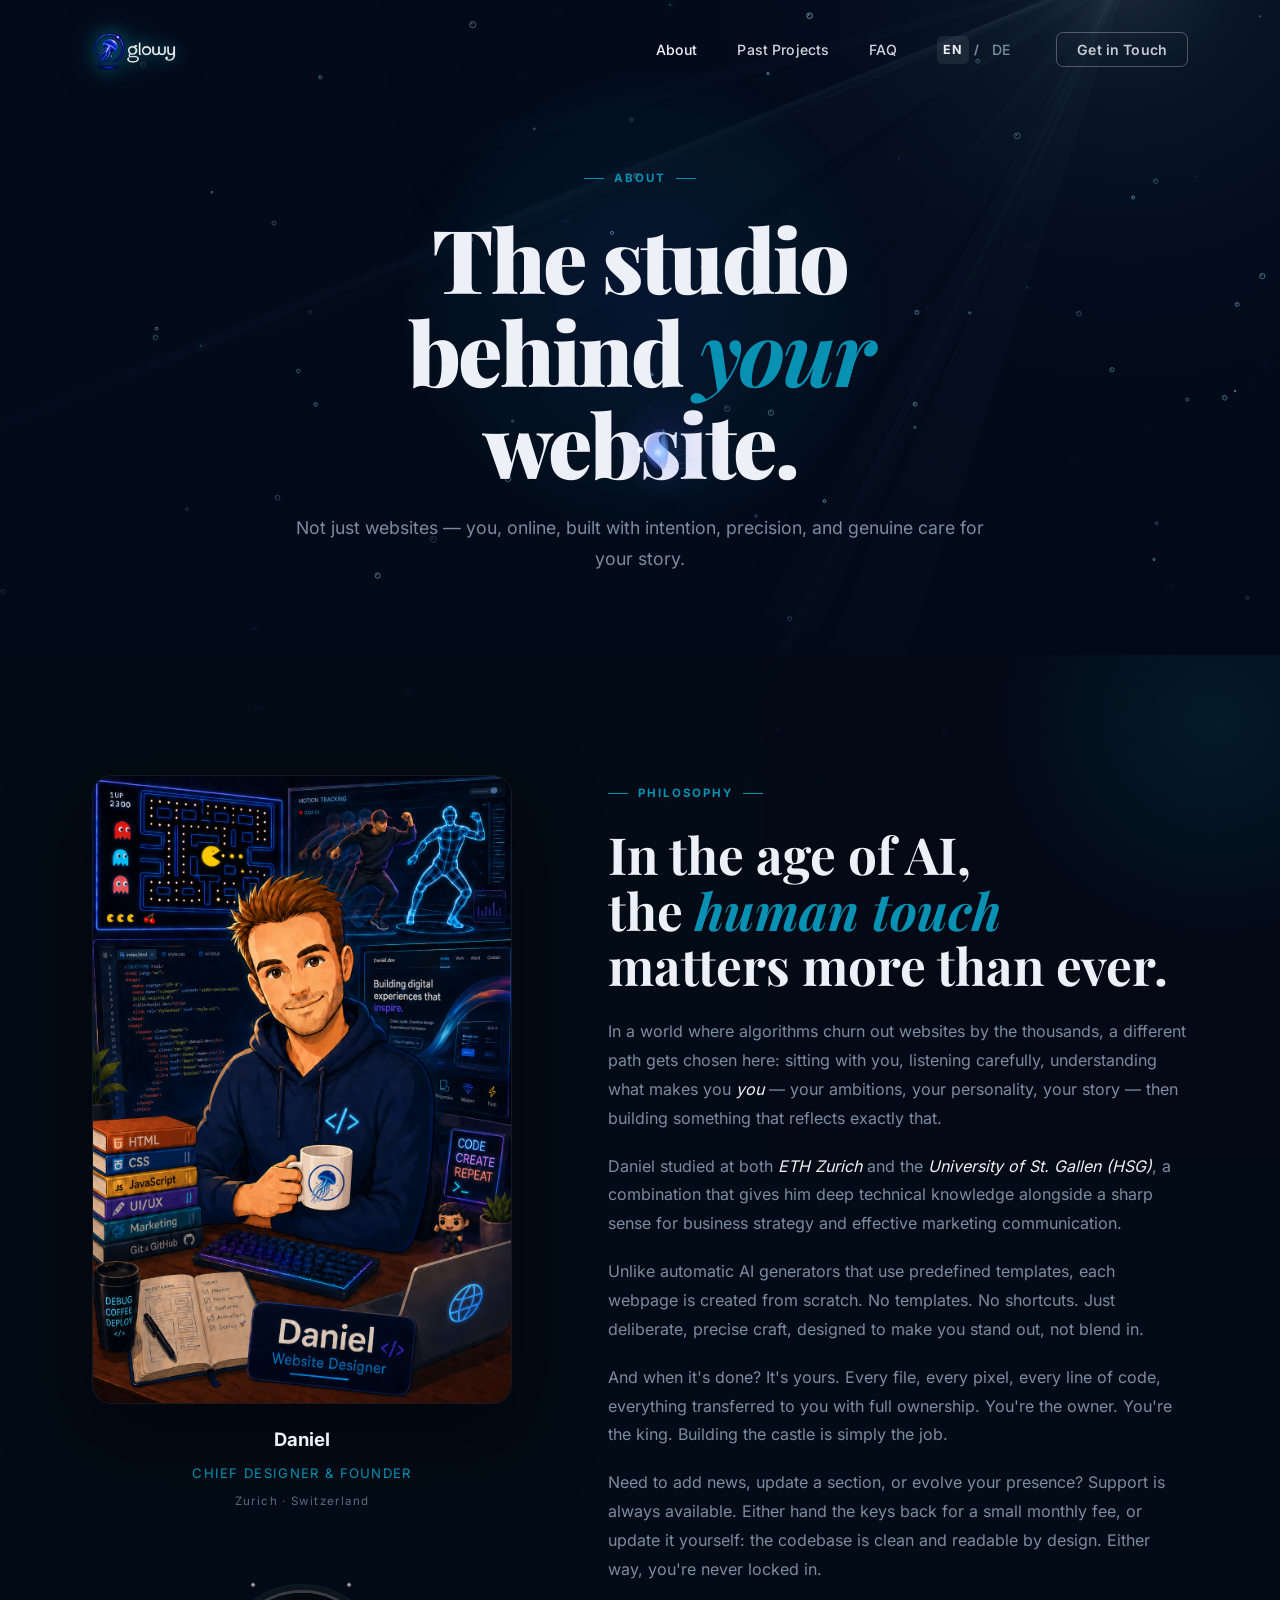
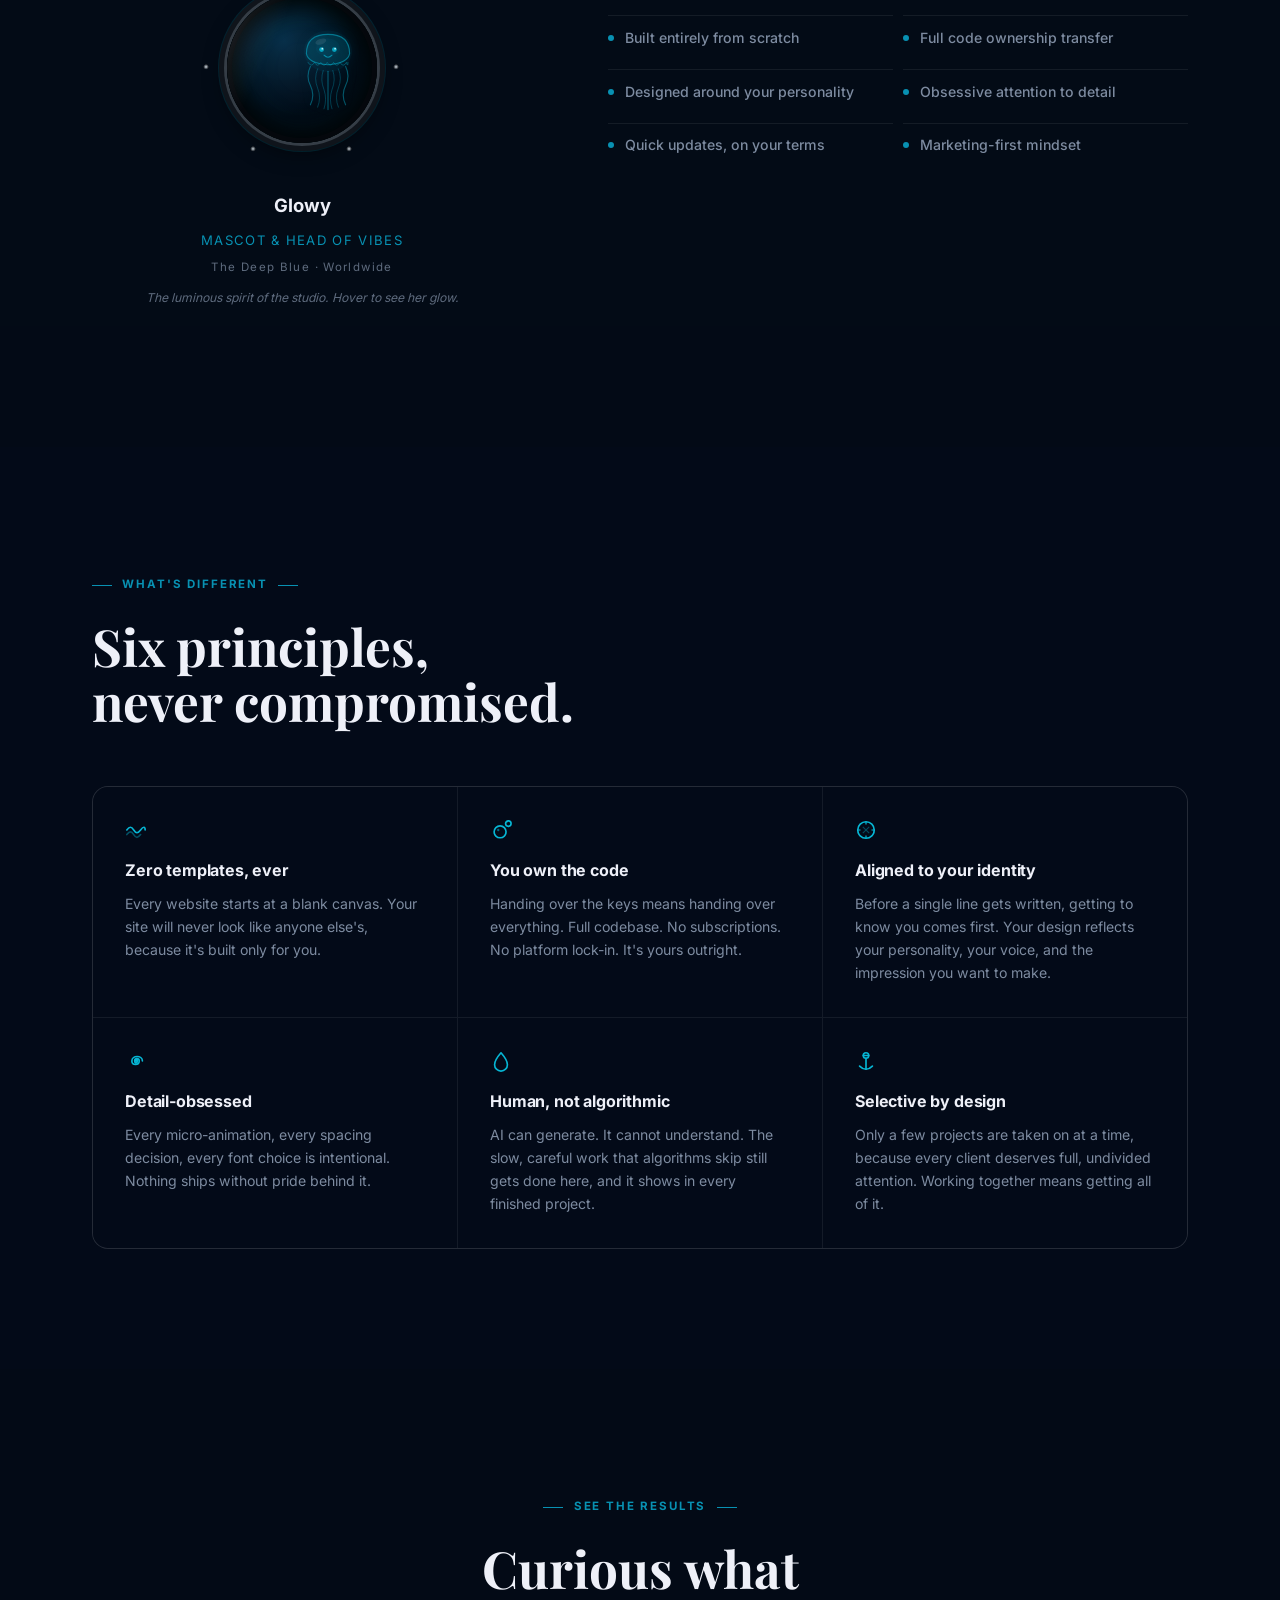
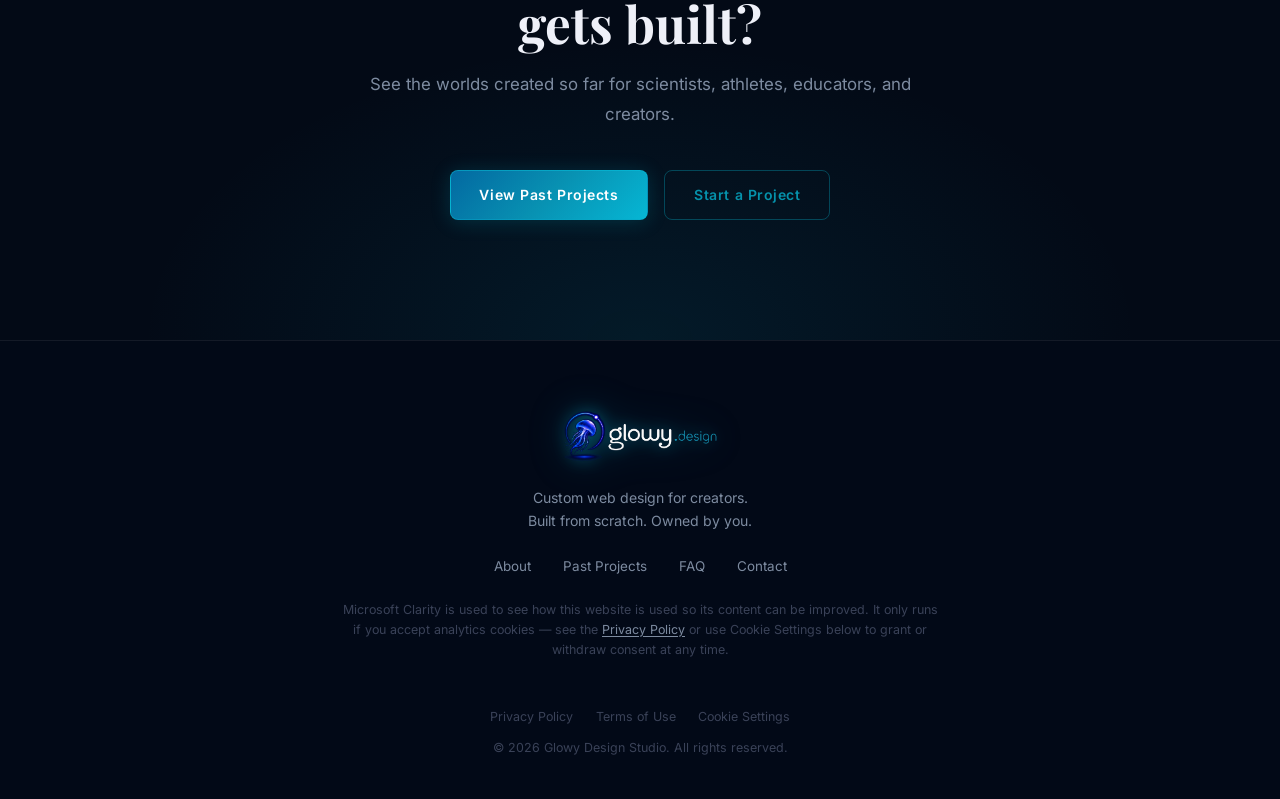
<file: about.html>
<!DOCTYPE html>
<html lang="en">
<head>
  <meta charset="UTF-8">
  <meta name="viewport" content="width=device-width, initial-scale=1.0">
  <title>About │ Glowy Design Studio</title>
  <meta name="description" content="Meet the studio behind Glowy Design — custom websites built from scratch for scientists, athletes, creators, and more.">
  <link rel="canonical" href="https://glowy.design/about.html">
  <link rel="alternate" hreflang="en" href="https://glowy.design/about.html">
  <link rel="alternate" hreflang="de" href="https://glowy.design/de/about.html">
  <link rel="alternate" hreflang="x-default" href="https://glowy.design/about.html">
  <meta name="robots" content="index, follow">
  <meta name="theme-color" content="#030a18">
  <meta property="og:type" content="website">
  <meta property="og:site_name" content="Glowy Design Studio">
  <meta property="og:title" content="About │ Glowy Design Studio">
  <meta property="og:description" content="Meet the studio behind Glowy Design — custom websites built from scratch for scientists, athletes, creators, and more.">
  <meta property="og:url" content="https://glowy.design/about.html">
  <meta property="og:image" content="https://glowy.design/Assets/Logo/LogoGlowyDesign.jpg">
  <meta property="og:locale" content="en_US">
  <meta property="og:locale:alternate" content="de_CH">
  <meta name="twitter:card" content="summary_large_image">
  <meta name="twitter:title" content="About │ Glowy Design Studio">
  <meta name="twitter:description" content="Meet the studio behind Glowy Design — custom websites built from scratch for scientists, athletes, creators, and more.">
  <meta name="twitter:image" content="https://glowy.design/Assets/Logo/LogoGlowyDesign.jpg">
  <link rel="icon" href="Assets/Logo/transparentglowyfavicon.png" type="image/png">
  <link rel="stylesheet" href="style.css">
</head>
<body>

  <div class="cursor" id="cursor"></div>
  <div class="cursor-ring" id="cursorRing"></div>

  <!-- NAV -->
  <nav id="navbar">
    <div class="nav-container">
      <a href="index.html" class="logo-img"><img src="Assets/Logo/transparentglowy.png" alt="Glowy Design Studio"></a>
      <ul class="nav-links" id="navLinks">
        <li class="mobile-nav-brand"><a href="index.html"><img src="Assets/Logo/transparentglowy.png" alt="Glowy Design Studio"></a></li>
        <li><a href="about.html" class="nav-active">About</a></li>
        <li><a href="index.html#showcase">Past Projects</a></li>
        <li><a href="index.html#faq">FAQ</a></li>
        <li class="nav-lang"><span class="active" aria-current="true">EN</span><span class="nav-lang-sep">/</span><a href="de/about.html" hreflang="de">DE</a></li>
        <li><a href="index.html#contact" class="nav-cta">Get in Touch</a></li>
      </ul>
      <button class="nav-toggle" id="navToggle" aria-label="Menu">
        <span></span><span></span><span></span>
      </button>
    </div>
  </nav>

  <!-- PAGE HERO -->
  <section class="page-hero">
    <canvas id="particleCanvas"></canvas>
    <div class="page-hero-orb"></div>
    <div class="page-hero-content reveal">
      <span class="eyebrow">About</span>
      <h1>The studio<br>behind <em>your</em> website.</h1>
      <p class="lead">Not just websites — you, online, built with intention, precision, and genuine care for your story.</p>
    </div>
  </section>

  <!-- DANIEL PORTRAIT + PHILOSOPHY -->
  <section class="about-daniel">
    <div class="container">
      <div class="daniel-grid">

        <div class="daniel-portrait reveal-left">
          <div class="daniel-img-frame">
            <img src="Assets/Newdesigner.png" alt="Daniel — Chief Designer & Founder">
          </div>
          <div class="daniel-caption">
            <strong>Daniel</strong>
            <span>Chief Designer &amp; Founder</span>
            <span class="daniel-location">Zurich · Switzerland</span>
          </div>

          <div class="glowy-member-card reveal-item" id="glowCard">
            <div class="glowy-porthole-frame">
            <div class="glowy-member-art">
              <div class="glowy-follow">
              <svg viewBox="0 0 80 110" width="64" height="88" fill="none" xmlns="http://www.w3.org/2000/svg" aria-hidden="true">
                <ellipse cx="40" cy="34" rx="30" ry="26" fill="rgba(6,182,212,0.06)"/>
                <path d="M13 37 Q13 13 40 13 Q67 13 67 37 Q65 49 40 51 Q15 49 13 37Z" fill="rgba(6,182,212,0.11)" stroke="rgba(6,182,212,0.55)" stroke-width="1.4"/>
                <path d="M25 32 Q25 19 40 18 Q55 19 55 32 Q54 39 40 40 Q26 39 25 32Z" fill="rgba(6,182,212,0.05)"/>
                <ellipse cx="31" cy="22" rx="7" ry="3.5" fill="rgba(255,255,255,0.09)" transform="rotate(-18 31 22)"/>
                <path d="M15 48 Q19 55 23 48 Q27 55 31 48 Q35 55 39 48 Q43 55 47 48 Q51 55 55 48 Q59 55 63 48 Q65 55 65 48" stroke="rgba(6,182,212,0.38)" stroke-width="1.1" fill="none" stroke-linecap="round"/>
                <circle cx="32" cy="32" r="3" fill="rgba(6,182,212,0.85)"/>
                <circle cx="48" cy="32" r="3" fill="rgba(6,182,212,0.85)"/>
                <circle cx="32.9" cy="30.9" r="1.1" fill="rgba(255,255,255,0.78)"/>
                <circle cx="48.9" cy="30.9" r="1.1" fill="rgba(255,255,255,0.78)"/>
                <path d="M35 39 Q40 44 45 39" stroke="rgba(6,182,212,0.68)" stroke-width="1.3" stroke-linecap="round" fill="none"/>
                <path class="g-tail-1" d="M18 53 Q12 65 18 77 Q24 89 18 101" stroke="rgba(6,182,212,0.44)" stroke-width="1.4" stroke-linecap="round" fill="none"/>
                <path class="g-tail-2" d="M27 56 Q22 68 27 80 Q32 92 27 104" stroke="rgba(6,182,212,0.33)" stroke-width="1.1" stroke-linecap="round" fill="none"/>
                <path class="g-tail-3" d="M34 58 Q30 70 35 82 Q39 94 35 106" stroke="rgba(6,182,212,0.33)" stroke-width="1.1" stroke-linecap="round" fill="none"/>
                <path class="g-tail-4" d="M40 59 Q40 71 40 83 Q40 95 40 107" stroke="rgba(6,182,212,0.44)" stroke-width="1.4" stroke-linecap="round" fill="none"/>
                <path class="g-tail-5" d="M46 58 Q50 70 45 82 Q41 94 45 106" stroke="rgba(6,182,212,0.33)" stroke-width="1.1" stroke-linecap="round" fill="none"/>
                <path class="g-tail-6" d="M53 56 Q58 68 53 80 Q48 92 53 104" stroke="rgba(6,182,212,0.33)" stroke-width="1.1" stroke-linecap="round" fill="none"/>
                <path class="g-tail-7" d="M62 53 Q68 65 62 77 Q56 89 62 101" stroke="rgba(6,182,212,0.44)" stroke-width="1.4" stroke-linecap="round" fill="none"/>
              </svg>
              </div>
            </div>
            </div>
            <div class="daniel-caption" style="margin-top:0">
              <strong>Glowy</strong>
              <span>Mascot &amp; Head of Vibes</span>
              <span class="daniel-location">The Deep Blue · Worldwide</span>
            </div>
            <p class="glowy-member-desc">The luminous spirit of the studio. Hover to see her glow.</p>
          </div>

        </div>

        <div class="daniel-text reveal-right">
          <span class="eyebrow">Philosophy</span>
          <h2>In the age of AI,<br>the <em>human touch</em><br> matters more than ever.</h2>
          <p>In a world where algorithms churn out websites by the thousands, a different path gets chosen here: sitting with you, listening carefully, understanding what makes you <em>you</em> — your ambitions, your personality, your story — then building something that reflects exactly that.</p>
          <p>Daniel studied at both <em>ETH Zurich</em> and the <em>University of St. Gallen (HSG)</em>, a combination that gives him deep technical knowledge alongside a sharp sense for business strategy and effective marketing communication.</p>
          <p>Unlike automatic AI generators that use predefined templates, each webpage is created from scratch. No templates. No shortcuts. Just deliberate, precise craft, designed to make you stand out, not blend in.</p>
          <p>And when it's done? It's yours. Every file, every pixel, every line of code, everything transferred to you with full ownership. You're the owner. You're the king. Building the castle is simply the job.</p>
          <p>Need to add news, update a section, or evolve your presence? Support is always available. Either hand the keys back for a small monthly fee, or update it yourself: the codebase is clean and readable by design. Either way, you're never locked in.</p>
          <div class="pillars" style="margin-top:2rem;">
            <div class="pillar reveal-item"><span class="pdot"></span>Built entirely from scratch</div>
            <div class="pillar reveal-item"><span class="pdot"></span>Full code ownership transfer</div>
            <div class="pillar reveal-item"><span class="pdot"></span>Designed around your personality</div>
            <div class="pillar reveal-item"><span class="pdot"></span>Obsessive attention to detail</div>
            <div class="pillar reveal-item"><span class="pdot"></span>Quick updates, on your terms</div>
            <div class="pillar reveal-item"><span class="pdot"></span>Marketing-first mindset</div>
          </div>
        </div>

      </div>
    </div>
  </section>

  <!-- VALUES GRID -->
  <section class="about-values">
    <div class="container">
      <div class="values-intro reveal">
        <span class="eyebrow">What's Different</span>
        <h2>Six principles,<br>never compromised.</h2>
      </div>
      <div class="values-grid">

        <div class="value-card reveal-item">
          <span class="value-icon"><svg width="22" height="22" viewBox="0 0 24 24" fill="none" stroke="currentColor" stroke-width="1.8" stroke-linecap="round"><path d="M2 12 C5 8 7 8 9.5 12 C12 16 14 16 17 12 C20 8 22 8 22 12"/><path d="M2 17 C5 13 7 13 9.5 17 C12 21 14 21 17 17" stroke-opacity="0.4"/></svg></span>
          <h4>Zero templates, ever</h4>
          <p>Every website starts at a blank canvas. Your site will never look like anyone else's, because it's built only for you.</p>
        </div>

        <div class="value-card reveal-item">
          <span class="value-icon"><svg width="22" height="22" viewBox="0 0 24 24" fill="none" stroke="currentColor" stroke-width="1.8"><circle cx="11" cy="14" r="6.5"/><circle cx="9" cy="12" r="1.3" fill="currentColor" stroke="none" opacity="0.55"/><circle cx="20" cy="5" r="3"/><circle cx="18.5" cy="3.8" r="0.7" fill="currentColor" stroke="none" opacity="0.45"/></svg></span>
          <h4>You own the code</h4>
          <p>Handing over the keys means handing over everything. Full codebase. No subscriptions. No platform lock-in. It's yours outright.</p>
        </div>

        <div class="value-card reveal-item">
          <span class="value-icon"><svg width="22" height="22" viewBox="0 0 24 24" fill="none" stroke="currentColor" stroke-width="1.8"><circle cx="12" cy="12" r="9"/><path d="M12 3v3M12 18v3M3 12h3M18 12h3" stroke-width="1.3"/><path d="M8.5 8.5l7 7M15.5 8.5l-7 7" stroke-opacity="0.38" stroke-width="1.2"/></svg></span>
          <h4>Aligned to your identity</h4>
          <p>Before a single line gets written, getting to know you comes first. Your design reflects your personality, your voice, and the impression you want to make.</p>
        </div>

        <div class="value-card reveal-item">
          <span class="value-icon"><svg width="22" height="22" viewBox="0 0 24 24" fill="none" stroke="currentColor" stroke-width="1.8" stroke-linecap="round"><path d="M12 12 C12 10.5 13.5 10.5 13.5 12 C13.5 14.5 10.5 14.5 10.5 12 C10.5 8.5 15.5 8.5 15.5 12 C15.5 17 7.5 17 7.5 12 C7.5 5.5 19 5.5 19 12"/></svg></span>
          <h4>Detail-obsessed</h4>
          <p>Every micro-animation, every spacing decision, every font choice is intentional. Nothing ships without pride behind it.</p>
        </div>

        <div class="value-card reveal-item">
          <span class="value-icon"><svg width="22" height="22" viewBox="0 0 24 24" fill="none" stroke="currentColor" stroke-width="1.8" stroke-linecap="round" stroke-linejoin="round"><path d="M12 3 C12 3 5 11 5 16 A7 7 0 0 0 19 16 C19 11 12 3 12 3Z"/></svg></span>
          <h4>Human, not algorithmic</h4>
          <p>AI can generate. It cannot understand. The slow, careful work that algorithms skip still gets done here, and it shows in every finished project.</p>
        </div>

        <div class="value-card reveal-item">
          <span class="value-icon"><svg width="22" height="22" viewBox="0 0 24 24" fill="none" stroke="currentColor" stroke-width="1.8" stroke-linecap="round"><circle cx="12" cy="6" r="3"/><path d="M12 9v12"/><path d="M5 17.5 Q8.5 21 12 21 Q15.5 21 19 17.5"/><path d="M9 6h6"/></svg></span>
          <h4>Selective by design</h4>
          <p>Only a few projects are taken on at a time, because every client deserves full, undivided attention. Working together means getting all of it.</p>
        </div>

      </div>
    </div>
  </section>

  <!-- CTA -->
  <section class="about-cta">
    <div class="container">
      <div class="about-cta-inner reveal">
        <span class="eyebrow">See the Results</span>
        <h2>Curious what<br>gets built?</h2>
        <p>See the worlds created so far for scientists, athletes, educators, and creators.</p>
        <div class="about-cta-btns">
          <a href="index.html#showcase" class="btn btn-primary">View Past Projects</a>
          <a href="index.html#contact" class="btn btn-ghost">Start a Project</a>
        </div>
      </div>
    </div>
  </section>

  <!-- FOOTER -->
  <footer>
    <div class="container">
      <div class="footer-inner">
        <a href="index.html" class="footer-logo"><img src="Assets/Logo/glowy_design_hex158FB0_TRUE_TRANSPARENT.png" alt="Glowy Design Studio"></a>
        <p class="footer-tagline">Custom web design for creators.<br>Built from scratch. Owned by you.</p>
        <nav class="footer-nav">
          <a href="about.html">About</a>
          <a href="index.html#showcase">Past Projects</a>
          <a href="index.html#faq">FAQ</a>
          <a href="index.html#contact">Contact</a>
        </nav>
        <p class="footer-clarity">Microsoft Clarity is used to see how this website is used so its content can be improved. It only runs if you accept analytics cookies — see the <a href="privacy.html">Privacy Policy</a> or use Cookie Settings below to grant or withdraw consent at any time.</p>
        <div class="footer-bottom">
          <nav class="footer-legal">
            <a href="privacy.html">Privacy Policy</a>
            <a href="terms.html">Terms of Use</a>
            <a href="index.html?cookies=1">Cookie Settings</a>
          </nav>
          <p class="footer-copy">© 2026 Glowy Design Studio. All rights reserved.</p>
        </div>
      </div>
    </div>
  </footer>

  <script src="script.js"></script>
</body>
</html>
</file>
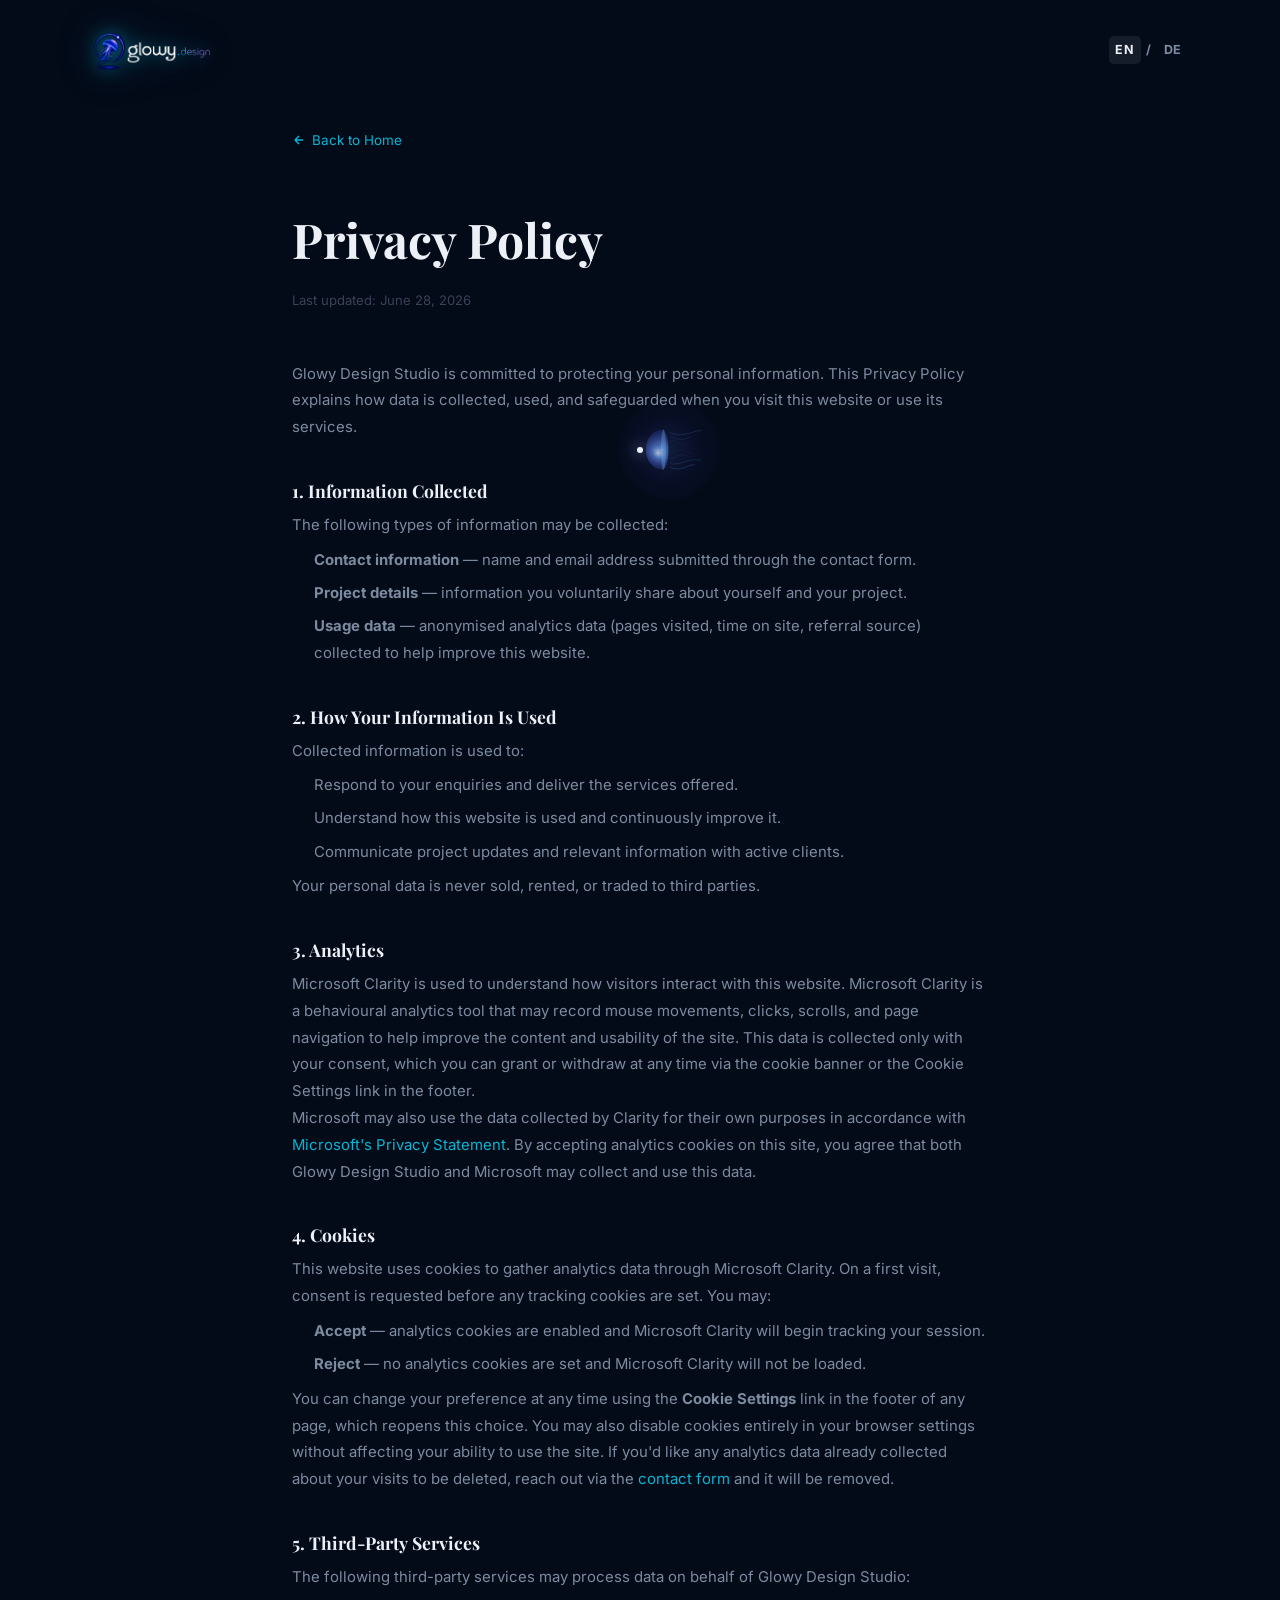
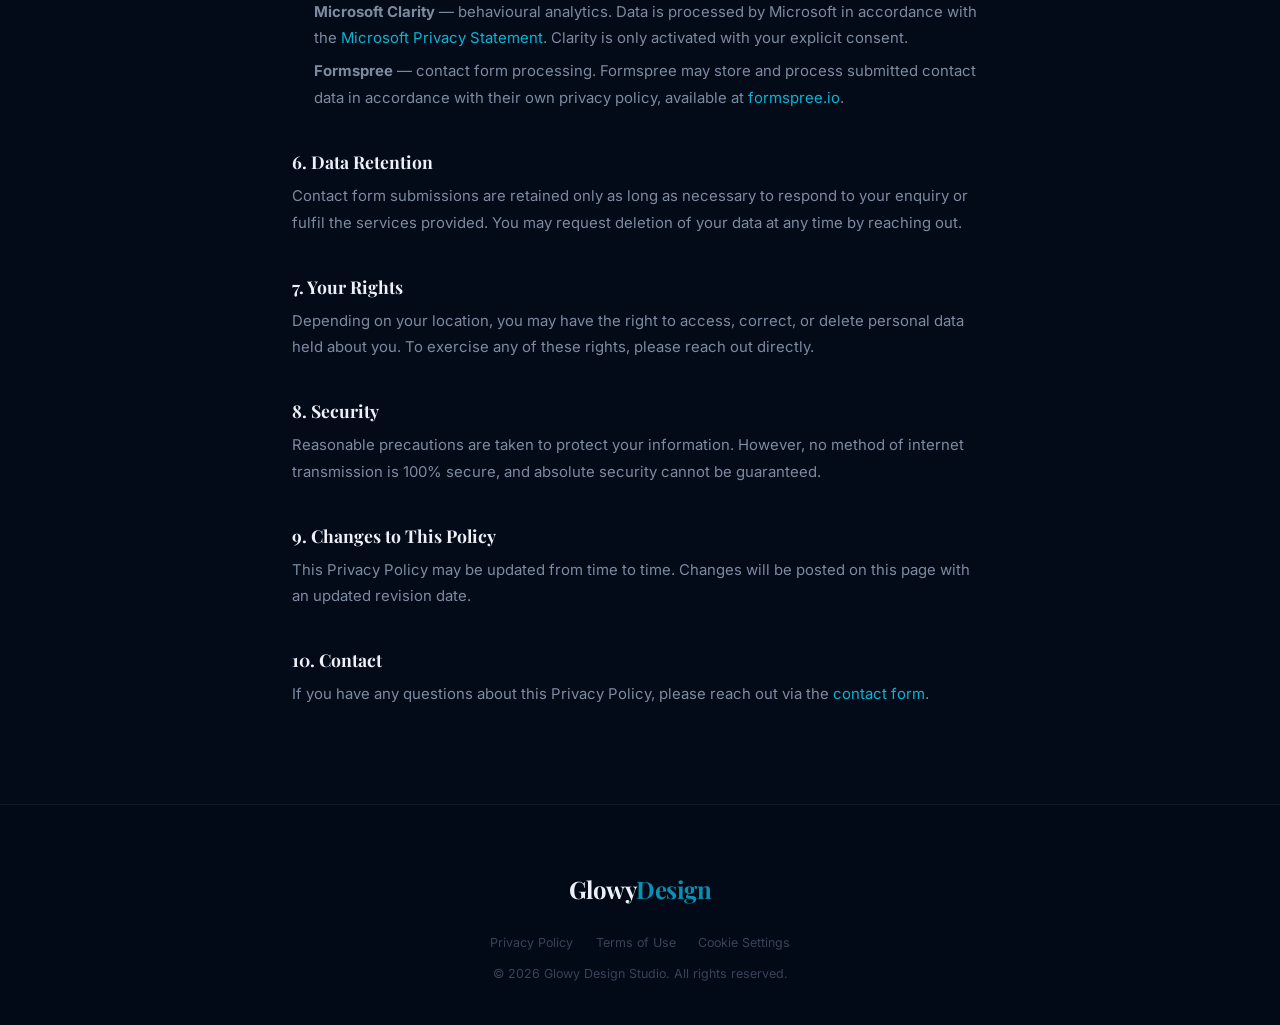
<file: privacy.html>
<!DOCTYPE html>
<html lang="en">
<head>
  <meta charset="UTF-8">
  <meta name="viewport" content="width=device-width, initial-scale=1.0">
  <title>Privacy Policy │ Glowy Design Studio</title>
  <meta name="description" content="Privacy Policy for Glowy Design Studio.">
  <link rel="canonical" href="https://glowy.design/privacy.html">
  <link rel="alternate" hreflang="en" href="https://glowy.design/privacy.html">
  <link rel="alternate" hreflang="de" href="https://glowy.design/de/privacy.html">
  <link rel="alternate" hreflang="x-default" href="https://glowy.design/privacy.html">
  <meta name="robots" content="index, follow">
  <meta name="theme-color" content="#030a18">
  <link rel="icon" href="Assets/Logo/transparentglowyfavicon.png" type="image/png">
  <link rel="stylesheet" href="style.css">
  <style>
    .legal-page { max-width: 760px; margin: 0 auto; padding: 8rem 2rem 6rem; }
    .legal-page h1 { font-family: 'Playfair Display', serif; font-size: clamp(2rem, 5vw, 3rem); margin-bottom: 0.5rem; }
    .legal-page .updated { font-size: 0.82rem; color: var(--dim); margin-bottom: 3rem; }
    .legal-page h2 { font-size: 1.1rem; font-weight: 600; margin: 2.5rem 0 0.75rem; color: var(--text); }
    .legal-page p, .legal-page li { font-size: 0.93rem; color: var(--muted); line-height: 1.8; }
    .legal-page ul { padding-left: 1.4rem; margin: 0.5rem 0; }
    .legal-page li { margin-bottom: 0.4rem; }
    .legal-page a { color: var(--accent); }
    .back-link { display: inline-flex; align-items: center; gap: 0.4rem; font-size: 0.84rem; color: var(--muted); margin-bottom: 3rem; transition: color var(--ease); }
    .back-link:hover { color: var(--text); }
  </style>
</head>
<body>

  <nav id="navbar">
    <div class="nav-container">
      <a href="index.html" class="logo-img"><img src="Assets/Logo/LogoGlowyDesign_TRUE_TRANSPARENT_trimmed.png" alt="Glowy Design Studio"></a>
      <span class="nav-lang"><span class="active" aria-current="true">EN</span><span class="nav-lang-sep">/</span><a href="de/privacy.html" hreflang="de">DE</a></span>
    </div>
  </nav>

  <div class="legal-page">
    <a href="index.html" class="back-link">
      <svg width="14" height="14" viewBox="0 0 24 24" fill="none" stroke="currentColor" stroke-width="2.5"><path d="M19 12H5M5 12l7-7M5 12l7 7"/></svg>
      Back to Home
    </a>

    <h1>Privacy Policy</h1>
    <p class="updated">Last updated: June 28, 2026</p>

    <p>Glowy Design Studio is committed to protecting your personal information. This Privacy Policy explains how data is collected, used, and safeguarded when you visit this website or use its services.</p>

    <h2>1. Information Collected</h2>
    <p>The following types of information may be collected:</p>
    <ul>
      <li><strong>Contact information</strong> — name and email address submitted through the contact form.</li>
      <li><strong>Project details</strong> — information you voluntarily share about yourself and your project.</li>
      <li><strong>Usage data</strong> — anonymised analytics data (pages visited, time on site, referral source) collected to help improve this website.</li>
    </ul>

    <h2>2. How Your Information Is Used</h2>
    <p>Collected information is used to:</p>
    <ul>
      <li>Respond to your enquiries and deliver the services offered.</li>
      <li>Understand how this website is used and continuously improve it.</li>
      <li>Communicate project updates and relevant information with active clients.</li>
    </ul>
    <p>Your personal data is never sold, rented, or traded to third parties.</p>

    <h2>3. Analytics</h2>
    <p>Microsoft Clarity is used to understand how visitors interact with this website. Microsoft Clarity is a behavioural analytics tool that may record mouse movements, clicks, scrolls, and page navigation to help improve the content and usability of the site. This data is collected only with your consent, which you can grant or withdraw at any time via the cookie banner or the Cookie Settings link in the footer.</p>
    <p>Microsoft may also use the data collected by Clarity for their own purposes in accordance with <a href="https://privacy.microsoft.com/en-us/privacystatement" target="_blank" rel="noopener">Microsoft's Privacy Statement</a>. By accepting analytics cookies on this site, you agree that both Glowy Design Studio and Microsoft may collect and use this data.</p>

    <h2>4. Cookies</h2>
    <p>This website uses cookies to gather analytics data through Microsoft Clarity. On a first visit, consent is requested before any tracking cookies are set. You may:</p>
    <ul>
      <li><strong>Accept</strong> — analytics cookies are enabled and Microsoft Clarity will begin tracking your session.</li>
      <li><strong>Reject</strong> — no analytics cookies are set and Microsoft Clarity will not be loaded.</li>
    </ul>
    <p>You can change your preference at any time using the <strong>Cookie Settings</strong> link in the footer of any page, which reopens this choice. You may also disable cookies entirely in your browser settings without affecting your ability to use the site. If you'd like any analytics data already collected about your visits to be deleted, reach out via the <a href="index.html#contact">contact form</a> and it will be removed.</p>

    <h2>5. Third-Party Services</h2>
    <p>The following third-party services may process data on behalf of Glowy Design Studio:</p>
    <ul>
      <li><strong>Microsoft Clarity</strong> — behavioural analytics. Data is processed by Microsoft in accordance with the <a href="https://privacy.microsoft.com/en-us/privacystatement" target="_blank" rel="noopener">Microsoft Privacy Statement</a>. Clarity is only activated with your explicit consent.</li>
      <li><strong>Formspree</strong> — contact form processing. Formspree may store and process submitted contact data in accordance with their own privacy policy, available at <a href="https://formspree.io/legal/privacy-policy" target="_blank" rel="noopener">formspree.io</a>.</li>
    </ul>

    <h2>6. Data Retention</h2>
    <p>Contact form submissions are retained only as long as necessary to respond to your enquiry or fulfil the services provided. You may request deletion of your data at any time by reaching out.</p>

    <h2>7. Your Rights</h2>
    <p>Depending on your location, you may have the right to access, correct, or delete personal data held about you. To exercise any of these rights, please reach out directly.</p>

    <h2>8. Security</h2>
    <p>Reasonable precautions are taken to protect your information. However, no method of internet transmission is 100% secure, and absolute security cannot be guaranteed.</p>

    <h2>9. Changes to This Policy</h2>
    <p>This Privacy Policy may be updated from time to time. Changes will be posted on this page with an updated revision date.</p>

    <h2>10. Contact</h2>
    <p>If you have any questions about this Privacy Policy, please reach out via the <a href="index.html#contact">contact form</a>.</p>
  </div>

  <footer>
    <div class="container">
      <div class="footer-inner">
        <a href="index.html" class="logo">Glowy<span>Design</span></a>
        <div class="footer-bottom">
          <nav class="footer-legal">
            <a href="privacy.html">Privacy Policy</a>
            <a href="terms.html">Terms of Use</a>
            <a href="index.html?cookies=1">Cookie Settings</a>
          </nav>
          <p class="footer-copy">© 2026 Glowy Design Studio. All rights reserved.</p>
        </div>
      </div>
    </div>
  </footer>

  <script src="script.js"></script>
</body>
</html>
</file>
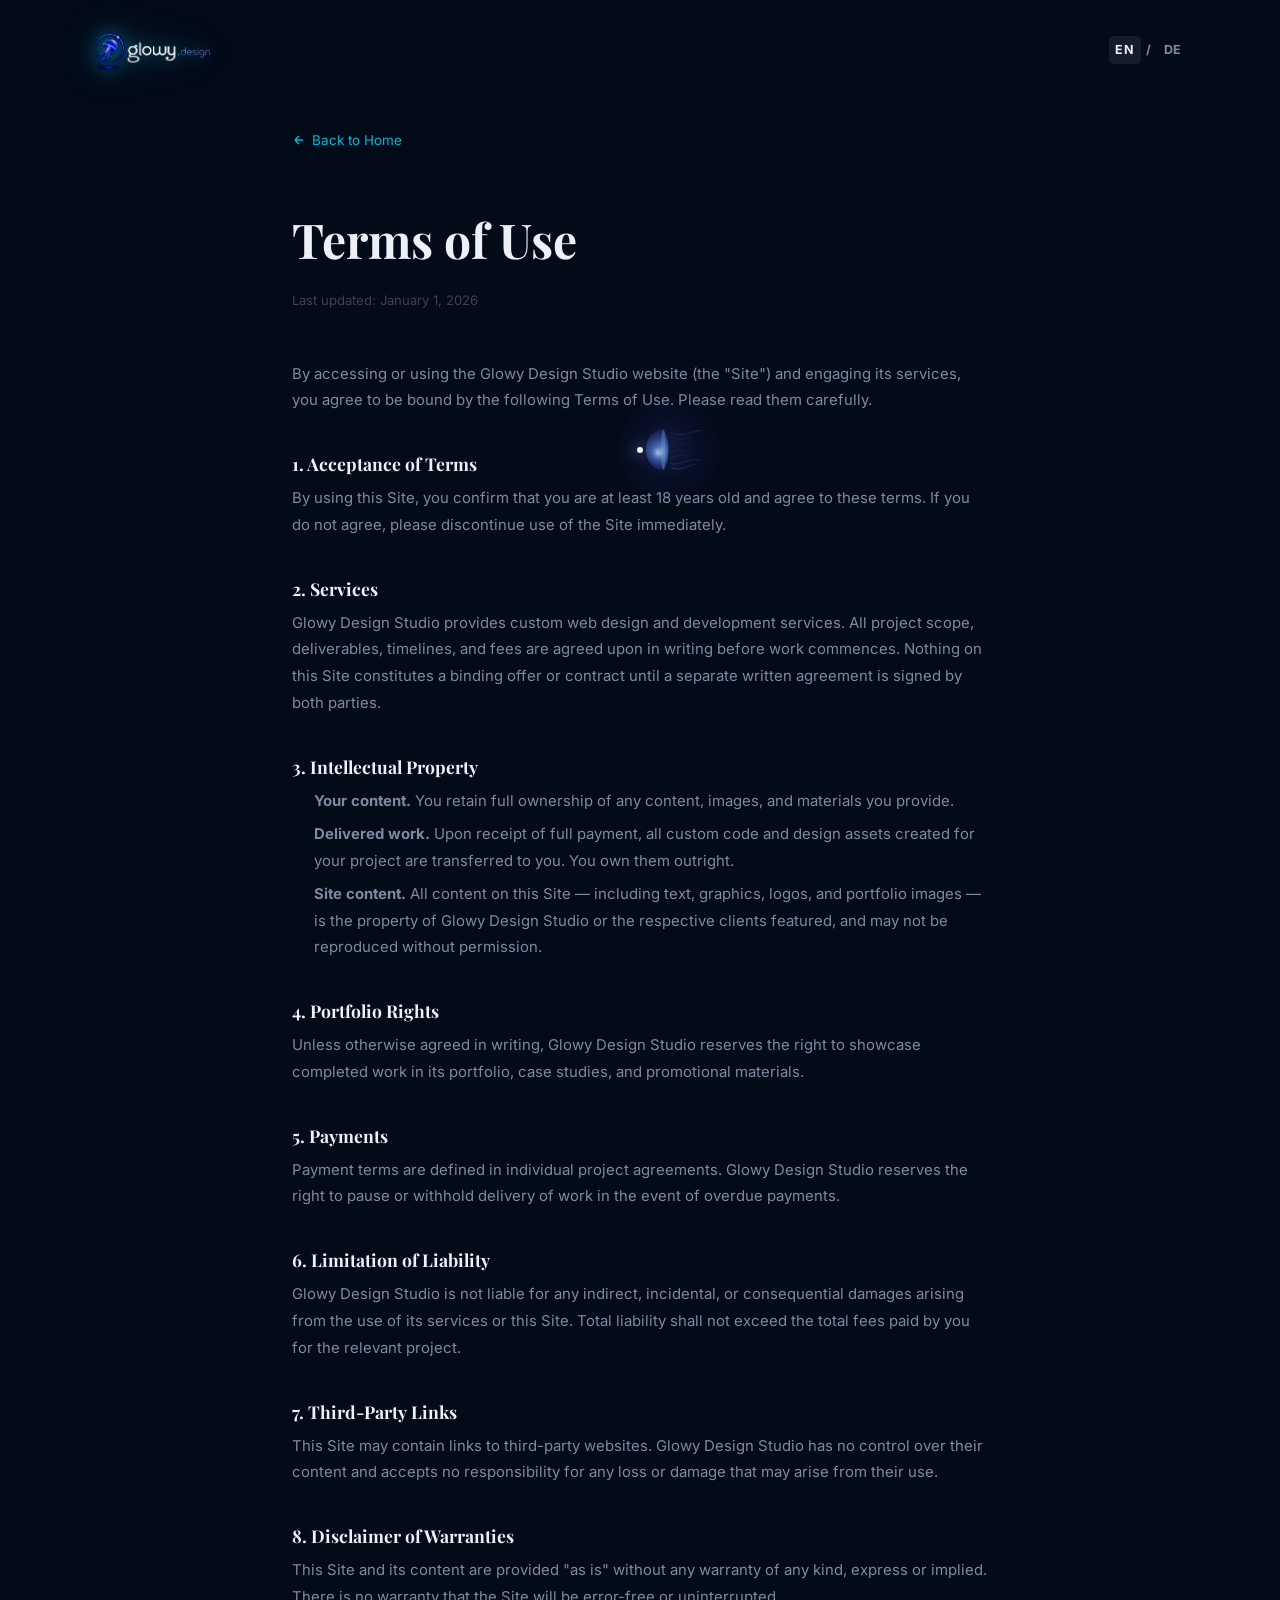
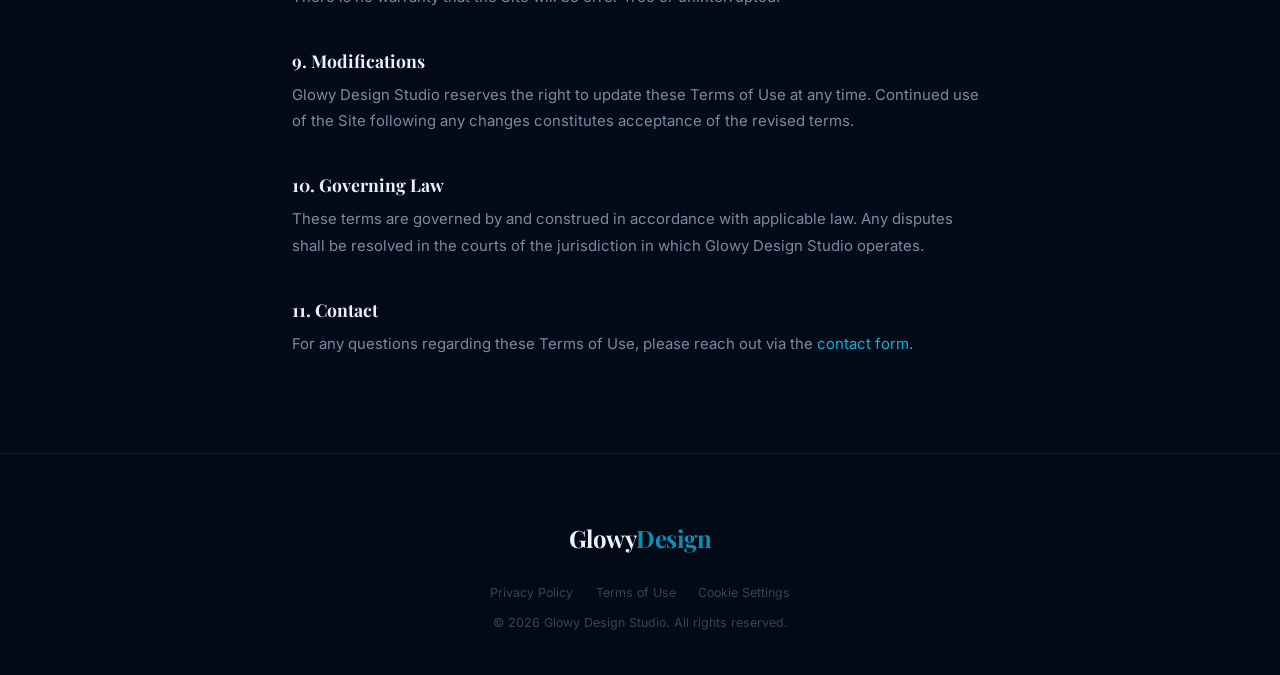
<file: terms.html>
<!DOCTYPE html>
<html lang="en">
<head>
  <meta charset="UTF-8">
  <meta name="viewport" content="width=device-width, initial-scale=1.0">
  <title>Terms of Use │ Glowy Design Studio</title>
  <meta name="description" content="Terms of Use for Glowy Design Studio.">
  <link rel="canonical" href="https://glowy.design/terms.html">
  <link rel="alternate" hreflang="en" href="https://glowy.design/terms.html">
  <link rel="alternate" hreflang="de" href="https://glowy.design/de/terms.html">
  <link rel="alternate" hreflang="x-default" href="https://glowy.design/terms.html">
  <meta name="robots" content="index, follow">
  <meta name="theme-color" content="#030a18">
  <link rel="icon" href="Assets/Logo/transparentglowyfavicon.png" type="image/png">
  <link rel="stylesheet" href="style.css">
  <style>
    .legal-page { max-width: 760px; margin: 0 auto; padding: 8rem 2rem 6rem; }
    .legal-page h1 { font-family: 'Playfair Display', serif; font-size: clamp(2rem, 5vw, 3rem); margin-bottom: 0.5rem; }
    .legal-page .updated { font-size: 0.82rem; color: var(--dim); margin-bottom: 3rem; }
    .legal-page h2 { font-size: 1.1rem; font-weight: 600; margin: 2.5rem 0 0.75rem; color: var(--text); }
    .legal-page p, .legal-page li { font-size: 0.93rem; color: var(--muted); line-height: 1.8; }
    .legal-page ul { padding-left: 1.4rem; margin: 0.5rem 0; }
    .legal-page li { margin-bottom: 0.4rem; }
    .legal-page a { color: var(--accent); }
    .back-link { display: inline-flex; align-items: center; gap: 0.4rem; font-size: 0.84rem; color: var(--muted); margin-bottom: 3rem; transition: color var(--ease); }
    .back-link:hover { color: var(--text); }
  </style>
</head>
<body>

  <nav id="navbar">
    <div class="nav-container">
      <a href="index.html" class="logo-img"><img src="Assets/Logo/LogoGlowyDesign_TRUE_TRANSPARENT_trimmed.png" alt="Glowy Design Studio"></a>
      <span class="nav-lang"><span class="active" aria-current="true">EN</span><span class="nav-lang-sep">/</span><a href="de/terms.html" hreflang="de">DE</a></span>
    </div>
  </nav>

  <div class="legal-page">
    <a href="index.html" class="back-link">
      <svg width="14" height="14" viewBox="0 0 24 24" fill="none" stroke="currentColor" stroke-width="2.5"><path d="M19 12H5M5 12l7-7M5 12l7 7"/></svg>
      Back to Home
    </a>

    <h1>Terms of Use</h1>
    <p class="updated">Last updated: January 1, 2026</p>

    <p>By accessing or using the Glowy Design Studio website (the "Site") and engaging its services, you agree to be bound by the following Terms of Use. Please read them carefully.</p>

    <h2>1. Acceptance of Terms</h2>
    <p>By using this Site, you confirm that you are at least 18 years old and agree to these terms. If you do not agree, please discontinue use of the Site immediately.</p>

    <h2>2. Services</h2>
    <p>Glowy Design Studio provides custom web design and development services. All project scope, deliverables, timelines, and fees are agreed upon in writing before work commences. Nothing on this Site constitutes a binding offer or contract until a separate written agreement is signed by both parties.</p>

    <h2>3. Intellectual Property</h2>
    <ul>
      <li><strong>Your content.</strong> You retain full ownership of any content, images, and materials you provide.</li>
      <li><strong>Delivered work.</strong> Upon receipt of full payment, all custom code and design assets created for your project are transferred to you. You own them outright.</li>
      <li><strong>Site content.</strong> All content on this Site — including text, graphics, logos, and portfolio images — is the property of Glowy Design Studio or the respective clients featured, and may not be reproduced without permission.</li>
    </ul>

    <h2>4. Portfolio Rights</h2>
    <p>Unless otherwise agreed in writing, Glowy Design Studio reserves the right to showcase completed work in its portfolio, case studies, and promotional materials.</p>

    <h2>5. Payments</h2>
    <p>Payment terms are defined in individual project agreements. Glowy Design Studio reserves the right to pause or withhold delivery of work in the event of overdue payments.</p>

    <h2>6. Limitation of Liability</h2>
    <p>Glowy Design Studio is not liable for any indirect, incidental, or consequential damages arising from the use of its services or this Site. Total liability shall not exceed the total fees paid by you for the relevant project.</p>

    <h2>7. Third-Party Links</h2>
    <p>This Site may contain links to third-party websites. Glowy Design Studio has no control over their content and accepts no responsibility for any loss or damage that may arise from their use.</p>

    <h2>8. Disclaimer of Warranties</h2>
    <p>This Site and its content are provided "as is" without any warranty of any kind, express or implied. There is no warranty that the Site will be error-free or uninterrupted.</p>

    <h2>9. Modifications</h2>
    <p>Glowy Design Studio reserves the right to update these Terms of Use at any time. Continued use of the Site following any changes constitutes acceptance of the revised terms.</p>

    <h2>10. Governing Law</h2>
    <p>These terms are governed by and construed in accordance with applicable law. Any disputes shall be resolved in the courts of the jurisdiction in which Glowy Design Studio operates.</p>

    <h2>11. Contact</h2>
    <p>For any questions regarding these Terms of Use, please reach out via the <a href="index.html#contact">contact form</a>.</p>
  </div>

  <footer>
    <div class="container">
      <div class="footer-inner">
        <a href="index.html" class="logo">Glowy<span>Design</span></a>
        <div class="footer-bottom">
          <nav class="footer-legal">
            <a href="privacy.html">Privacy Policy</a>
            <a href="terms.html">Terms of Use</a>
            <a href="index.html?cookies=1">Cookie Settings</a>
          </nav>
          <p class="footer-copy">© 2026 Glowy Design Studio. All rights reserved.</p>
        </div>
      </div>
    </div>
  </footer>

  <script src="script.js"></script>
</body>
</html>
</file>
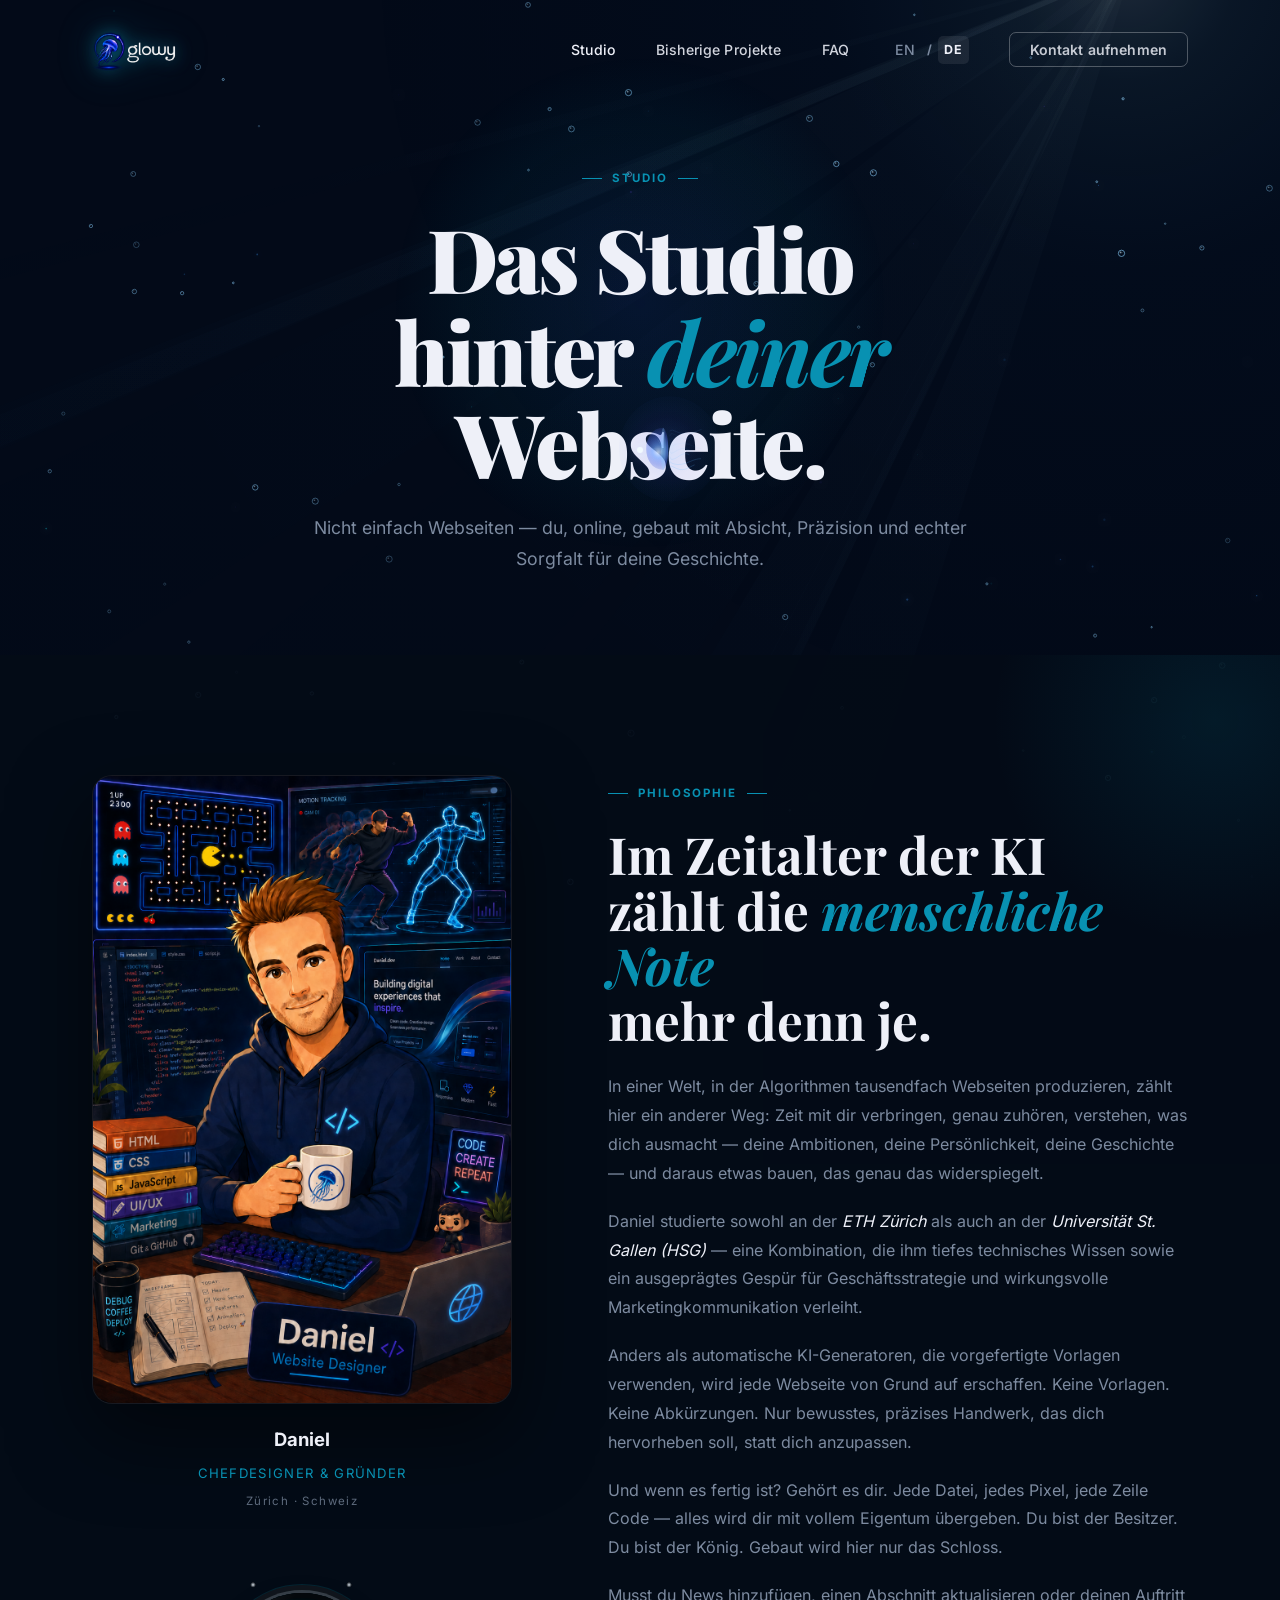
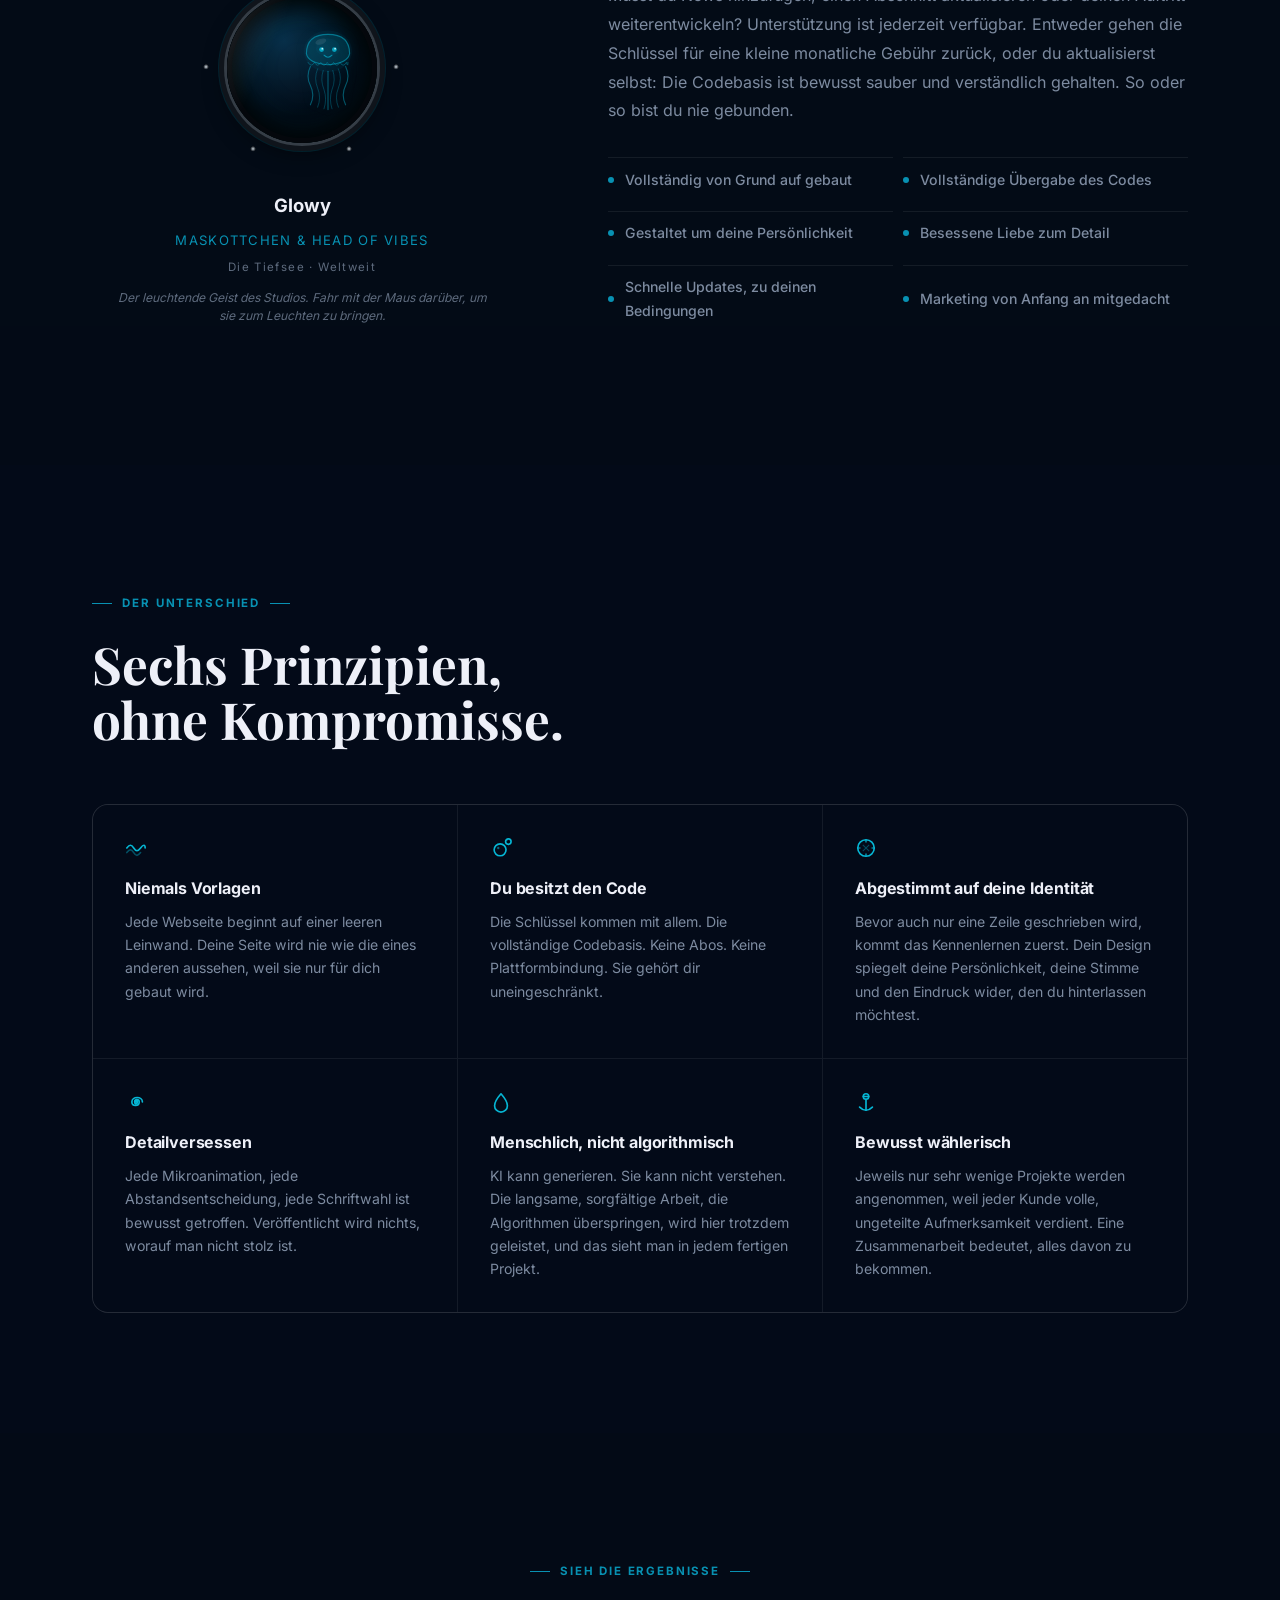
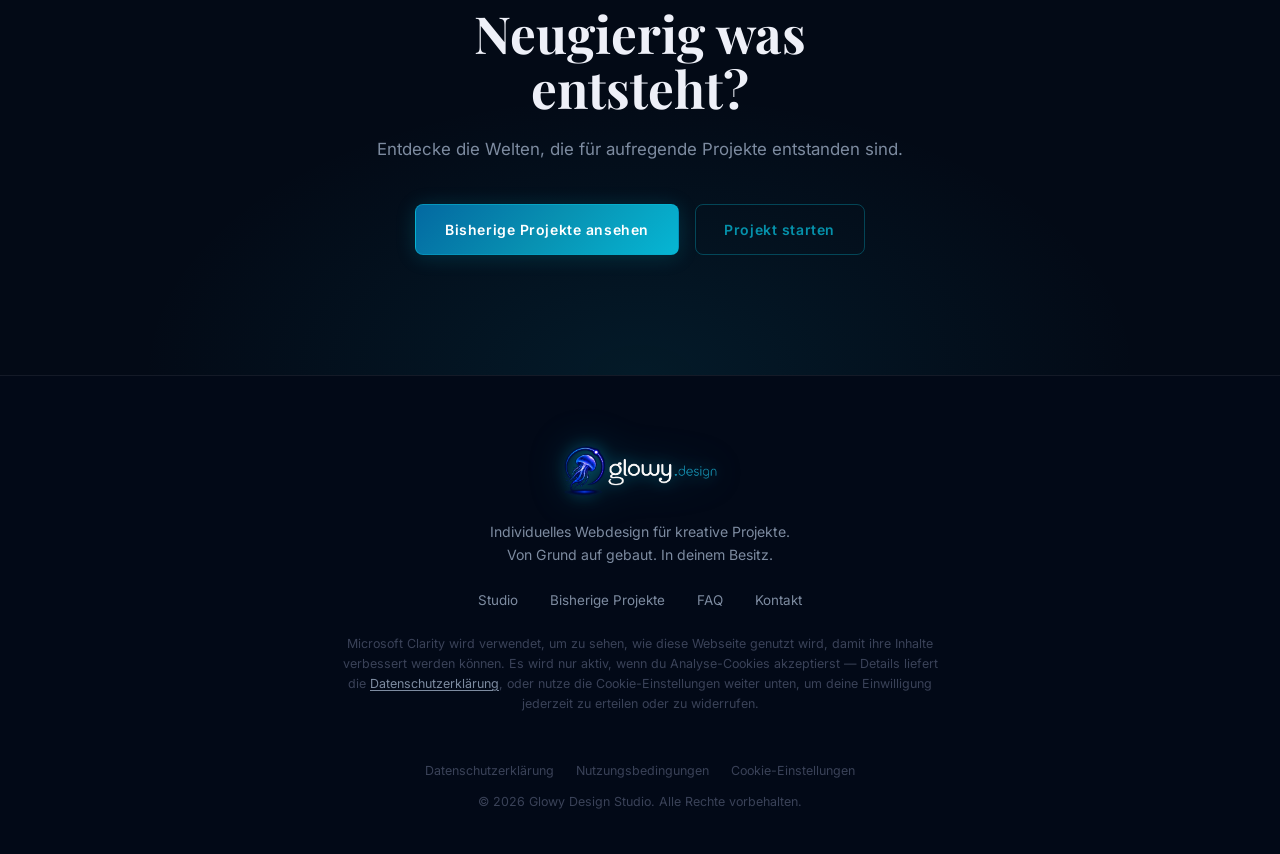
<file: de/about.html>
<!DOCTYPE html>
<html lang="de">
<head>
  <meta charset="UTF-8">
  <meta name="viewport" content="width=device-width, initial-scale=1.0">
  <title>Studio │ Glowy Design Studio</title>
  <meta name="description" content="Lerne das Studio hinter Glowy Design kennen — individuelle Webseiten von Grund auf für Wissenschaftler, Sportler, Kreative und mehr.">
  <link rel="canonical" href="https://glowy.design/de/about.html">
  <link rel="alternate" hreflang="en" href="https://glowy.design/about.html">
  <link rel="alternate" hreflang="de" href="https://glowy.design/de/about.html">
  <link rel="alternate" hreflang="x-default" href="https://glowy.design/about.html">
  <meta name="robots" content="index, follow">
  <meta name="theme-color" content="#030a18">
  <meta property="og:type" content="website">
  <meta property="og:site_name" content="Glowy Design Studio">
  <meta property="og:title" content="Studio │ Glowy Design Studio">
  <meta property="og:description" content="Lerne das Studio hinter Glowy Design kennen — individuelle Webseiten von Grund auf für Wissenschaftler, Sportler, Kreative und mehr.">
  <meta property="og:url" content="https://glowy.design/de/about.html">
  <meta property="og:image" content="https://glowy.design/Assets/Logo/LogoGlowyDesign.jpg">
  <meta property="og:locale" content="de_CH">
  <meta property="og:locale:alternate" content="en_US">
  <meta name="twitter:card" content="summary_large_image">
  <meta name="twitter:title" content="Studio │ Glowy Design Studio">
  <meta name="twitter:description" content="Lerne das Studio hinter Glowy Design kennen — individuelle Webseiten von Grund auf für Wissenschaftler, Sportler, Kreative und mehr.">
  <meta name="twitter:image" content="https://glowy.design/Assets/Logo/LogoGlowyDesign.jpg">
  <link rel="icon" href="../Assets/Logo/transparentglowyfavicon.png" type="image/png">
  <link rel="stylesheet" href="../style.css">
</head>
<body>

  <div class="cursor" id="cursor"></div>
  <div class="cursor-ring" id="cursorRing"></div>

  <!-- NAV -->
  <nav id="navbar">
    <div class="nav-container">
      <a href="index.html" class="logo-img"><img src="../Assets/Logo/transparentglowy.png" alt="Glowy Design Studio"></a>
      <ul class="nav-links" id="navLinks">
        <li class="mobile-nav-brand"><a href="index.html"><img src="../Assets/Logo/transparentglowy.png" alt="Glowy Design Studio"></a></li>
        <li><a href="about.html" class="nav-active">Studio</a></li>
        <li><a href="index.html#showcase">Bisherige Projekte</a></li>
        <li><a href="index.html#faq">FAQ</a></li>
        <li class="nav-lang"><a href="../about.html" hreflang="en">EN</a><span class="nav-lang-sep">/</span><span class="active" aria-current="true">DE</span></li>
        <li><a href="index.html#contact" class="nav-cta">Kontakt aufnehmen</a></li>
      </ul>
      <button class="nav-toggle" id="navToggle" aria-label="Menü">
        <span></span><span></span><span></span>
      </button>
    </div>
  </nav>

  <!-- PAGE HERO -->
  <section class="page-hero">
    <canvas id="particleCanvas"></canvas>
    <div class="page-hero-orb"></div>
    <div class="page-hero-content reveal">
      <span class="eyebrow">Studio</span>
      <h1>Das Studio<br>hinter <em>deiner</em> Webseite.</h1>
      <p class="lead">Nicht einfach Webseiten — du, online, gebaut mit Absicht, Präzision und echter Sorgfalt für deine Geschichte.</p>
    </div>
  </section>

  <!-- DANIEL PORTRAIT + PHILOSOPHY -->
  <section class="about-daniel">
    <div class="container">
      <div class="daniel-grid">

        <div class="daniel-portrait reveal-left">
          <div class="daniel-img-frame">
            <img src="../Assets/Newdesigner.png" alt="Daniel — Chefdesigner & Gründer">
          </div>
          <div class="daniel-caption">
            <strong>Daniel</strong>
            <span>Chefdesigner &amp; Gründer</span>
            <span class="daniel-location">Zürich · Schweiz</span>
          </div>

          <div class="glowy-member-card reveal-item" id="glowCard">
            <div class="glowy-porthole-frame">
            <div class="glowy-member-art">
              <div class="glowy-follow">
              <svg viewBox="0 0 80 110" width="64" height="88" fill="none" xmlns="http://www.w3.org/2000/svg" aria-hidden="true">
                <ellipse cx="40" cy="34" rx="30" ry="26" fill="rgba(6,182,212,0.06)"/>
                <path d="M13 37 Q13 13 40 13 Q67 13 67 37 Q65 49 40 51 Q15 49 13 37Z" fill="rgba(6,182,212,0.11)" stroke="rgba(6,182,212,0.55)" stroke-width="1.4"/>
                <path d="M25 32 Q25 19 40 18 Q55 19 55 32 Q54 39 40 40 Q26 39 25 32Z" fill="rgba(6,182,212,0.05)"/>
                <ellipse cx="31" cy="22" rx="7" ry="3.5" fill="rgba(255,255,255,0.09)" transform="rotate(-18 31 22)"/>
                <path d="M15 48 Q19 55 23 48 Q27 55 31 48 Q35 55 39 48 Q43 55 47 48 Q51 55 55 48 Q59 55 63 48 Q65 55 65 48" stroke="rgba(6,182,212,0.38)" stroke-width="1.1" fill="none" stroke-linecap="round"/>
                <circle cx="32" cy="32" r="3" fill="rgba(6,182,212,0.85)"/>
                <circle cx="48" cy="32" r="3" fill="rgba(6,182,212,0.85)"/>
                <circle cx="32.9" cy="30.9" r="1.1" fill="rgba(255,255,255,0.78)"/>
                <circle cx="48.9" cy="30.9" r="1.1" fill="rgba(255,255,255,0.78)"/>
                <path d="M35 39 Q40 44 45 39" stroke="rgba(6,182,212,0.68)" stroke-width="1.3" stroke-linecap="round" fill="none"/>
                <path class="g-tail-1" d="M18 53 Q12 65 18 77 Q24 89 18 101" stroke="rgba(6,182,212,0.44)" stroke-width="1.4" stroke-linecap="round" fill="none"/>
                <path class="g-tail-2" d="M27 56 Q22 68 27 80 Q32 92 27 104" stroke="rgba(6,182,212,0.33)" stroke-width="1.1" stroke-linecap="round" fill="none"/>
                <path class="g-tail-3" d="M34 58 Q30 70 35 82 Q39 94 35 106" stroke="rgba(6,182,212,0.33)" stroke-width="1.1" stroke-linecap="round" fill="none"/>
                <path class="g-tail-4" d="M40 59 Q40 71 40 83 Q40 95 40 107" stroke="rgba(6,182,212,0.44)" stroke-width="1.4" stroke-linecap="round" fill="none"/>
                <path class="g-tail-5" d="M46 58 Q50 70 45 82 Q41 94 45 106" stroke="rgba(6,182,212,0.33)" stroke-width="1.1" stroke-linecap="round" fill="none"/>
                <path class="g-tail-6" d="M53 56 Q58 68 53 80 Q48 92 53 104" stroke="rgba(6,182,212,0.33)" stroke-width="1.1" stroke-linecap="round" fill="none"/>
                <path class="g-tail-7" d="M62 53 Q68 65 62 77 Q56 89 62 101" stroke="rgba(6,182,212,0.44)" stroke-width="1.4" stroke-linecap="round" fill="none"/>
              </svg>
              </div>
            </div>
            </div>
            <div class="daniel-caption" style="margin-top:0">
              <strong>Glowy</strong>
              <span>Maskottchen &amp; Head of Vibes</span>
              <span class="daniel-location">Die Tiefsee · Weltweit</span>
            </div>
            <p class="glowy-member-desc">Der leuchtende Geist des Studios. Fahr mit der Maus darüber, um sie zum Leuchten zu bringen.</p>
          </div>

        </div>

        <div class="daniel-text reveal-right">
          <span class="eyebrow">Philosophie</span>
          <h2>Im Zeitalter der KI<br>zählt die <em>menschliche Note</em><br> mehr denn je.</h2>
          <p>In einer Welt, in der Algorithmen tausendfach Webseiten produzieren, zählt hier ein anderer Weg: Zeit mit dir verbringen, genau zuhören, verstehen, was dich ausmacht — deine Ambitionen, deine Persönlichkeit, deine Geschichte — und daraus etwas bauen, das genau das widerspiegelt.</p>
          <p>Daniel studierte sowohl an der <em>ETH Zürich</em> als auch an der <em>Universität St. Gallen (HSG)</em> — eine Kombination, die ihm tiefes technisches Wissen sowie ein ausgeprägtes Gespür für Geschäftsstrategie und wirkungsvolle Marketingkommunikation verleiht.</p>
          <p>Anders als automatische KI-Generatoren, die vorgefertigte Vorlagen verwenden, wird jede Webseite von Grund auf erschaffen. Keine Vorlagen. Keine Abkürzungen. Nur bewusstes, präzises Handwerk, das dich hervorheben soll, statt dich anzupassen.</p>
          <p>Und wenn es fertig ist? Gehört es dir. Jede Datei, jedes Pixel, jede Zeile Code — alles wird dir mit vollem Eigentum übergeben. Du bist der Besitzer. Du bist der König. Gebaut wird hier nur das Schloss.</p>
          <p>Musst du News hinzufügen, einen Abschnitt aktualisieren oder deinen Auftritt weiterentwickeln? Unterstützung ist jederzeit verfügbar. Entweder gehen die Schlüssel für eine kleine monatliche Gebühr zurück, oder du aktualisierst selbst: Die Codebasis ist bewusst sauber und verständlich gehalten. So oder so bist du nie gebunden.</p>
          <div class="pillars" style="margin-top:2rem;">
            <div class="pillar reveal-item"><span class="pdot"></span>Vollständig von Grund auf gebaut</div>
            <div class="pillar reveal-item"><span class="pdot"></span>Vollständige Übergabe des Codes</div>
            <div class="pillar reveal-item"><span class="pdot"></span>Gestaltet um deine Persönlichkeit</div>
            <div class="pillar reveal-item"><span class="pdot"></span>Besessene Liebe zum Detail</div>
            <div class="pillar reveal-item"><span class="pdot"></span>Schnelle Updates, zu deinen Bedingungen</div>
            <div class="pillar reveal-item"><span class="pdot"></span>Marketing von Anfang an mitgedacht</div>
          </div>
        </div>

      </div>
    </div>
  </section>

  <!-- VALUES GRID -->
  <section class="about-values">
    <div class="container">
      <div class="values-intro reveal">
        <span class="eyebrow">Der Unterschied</span>
        <h2>Sechs Prinzipien,<br>ohne Kompromisse.</h2>
      </div>
      <div class="values-grid">

        <div class="value-card reveal-item">
          <span class="value-icon"><svg width="22" height="22" viewBox="0 0 24 24" fill="none" stroke="currentColor" stroke-width="1.8" stroke-linecap="round"><path d="M2 12 C5 8 7 8 9.5 12 C12 16 14 16 17 12 C20 8 22 8 22 12"/><path d="M2 17 C5 13 7 13 9.5 17 C12 21 14 21 17 17" stroke-opacity="0.4"/></svg></span>
          <h4>Niemals Vorlagen</h4>
          <p>Jede Webseite beginnt auf einer leeren Leinwand. Deine Seite wird nie wie die eines anderen aussehen, weil sie nur für dich gebaut wird.</p>
        </div>

        <div class="value-card reveal-item">
          <span class="value-icon"><svg width="22" height="22" viewBox="0 0 24 24" fill="none" stroke="currentColor" stroke-width="1.8"><circle cx="11" cy="14" r="6.5"/><circle cx="9" cy="12" r="1.3" fill="currentColor" stroke="none" opacity="0.55"/><circle cx="20" cy="5" r="3"/><circle cx="18.5" cy="3.8" r="0.7" fill="currentColor" stroke="none" opacity="0.45"/></svg></span>
          <h4>Du besitzt den Code</h4>
          <p>Die Schlüssel kommen mit allem. Die vollständige Codebasis. Keine Abos. Keine Plattformbindung. Sie gehört dir uneingeschränkt.</p>
        </div>

        <div class="value-card reveal-item">
          <span class="value-icon"><svg width="22" height="22" viewBox="0 0 24 24" fill="none" stroke="currentColor" stroke-width="1.8"><circle cx="12" cy="12" r="9"/><path d="M12 3v3M12 18v3M3 12h3M18 12h3" stroke-width="1.3"/><path d="M8.5 8.5l7 7M15.5 8.5l-7 7" stroke-opacity="0.38" stroke-width="1.2"/></svg></span>
          <h4>Abgestimmt auf deine Identität</h4>
          <p>Bevor auch nur eine Zeile geschrieben wird, kommt das Kennenlernen zuerst. Dein Design spiegelt deine Persönlichkeit, deine Stimme und den Eindruck wider, den du hinterlassen möchtest.</p>
        </div>

        <div class="value-card reveal-item">
          <span class="value-icon"><svg width="22" height="22" viewBox="0 0 24 24" fill="none" stroke="currentColor" stroke-width="1.8" stroke-linecap="round"><path d="M12 12 C12 10.5 13.5 10.5 13.5 12 C13.5 14.5 10.5 14.5 10.5 12 C10.5 8.5 15.5 8.5 15.5 12 C15.5 17 7.5 17 7.5 12 C7.5 5.5 19 5.5 19 12"/></svg></span>
          <h4>Detailversessen</h4>
          <p>Jede Mikroanimation, jede Abstandsentscheidung, jede Schriftwahl ist bewusst getroffen. Veröffentlicht wird nichts, worauf man nicht stolz ist.</p>
        </div>

        <div class="value-card reveal-item">
          <span class="value-icon"><svg width="22" height="22" viewBox="0 0 24 24" fill="none" stroke="currentColor" stroke-width="1.8" stroke-linecap="round" stroke-linejoin="round"><path d="M12 3 C12 3 5 11 5 16 A7 7 0 0 0 19 16 C19 11 12 3 12 3Z"/></svg></span>
          <h4>Menschlich, nicht algorithmisch</h4>
          <p>KI kann generieren. Sie kann nicht verstehen. Die langsame, sorgfältige Arbeit, die Algorithmen überspringen, wird hier trotzdem geleistet, und das sieht man in jedem fertigen Projekt.</p>
        </div>

        <div class="value-card reveal-item">
          <span class="value-icon"><svg width="22" height="22" viewBox="0 0 24 24" fill="none" stroke="currentColor" stroke-width="1.8" stroke-linecap="round"><circle cx="12" cy="6" r="3"/><path d="M12 9v12"/><path d="M5 17.5 Q8.5 21 12 21 Q15.5 21 19 17.5"/><path d="M9 6h6"/></svg></span>
          <h4>Bewusst wählerisch</h4>
          <p>Jeweils nur sehr wenige Projekte werden angenommen, weil jeder Kunde volle, ungeteilte Aufmerksamkeit verdient. Eine Zusammenarbeit bedeutet, alles davon zu bekommen.</p>
        </div>

      </div>
    </div>
  </section>

  <!-- CTA -->
  <section class="about-cta">
    <div class="container">
      <div class="about-cta-inner reveal">
        <span class="eyebrow">Sieh die Ergebnisse</span>
        <h2>Neugierig was<br>entsteht?</h2>
        <p>Entdecke die Welten, die für aufregende Projekte entstanden sind.</p>
        <div class="about-cta-btns">
          <a href="index.html#showcase" class="btn btn-primary">Bisherige Projekte ansehen</a>
          <a href="index.html#contact" class="btn btn-ghost">Projekt starten</a>
        </div>
      </div>
    </div>
  </section>

  <!-- FOOTER -->
  <footer>
    <div class="container">
      <div class="footer-inner">
        <a href="index.html" class="footer-logo"><img src="../Assets/Logo/glowy_design_hex158FB0_TRUE_TRANSPARENT.png" alt="Glowy Design Studio"></a>
        <p class="footer-tagline">Individuelles Webdesign für kreative Projekte.<br>Von Grund auf gebaut. In deinem Besitz.</p>
        <nav class="footer-nav">
          <a href="about.html">Studio</a>
          <a href="index.html#showcase">Bisherige Projekte</a>
          <a href="index.html#faq">FAQ</a>
          <a href="index.html#contact">Kontakt</a>
        </nav>
        <p class="footer-clarity">Microsoft Clarity wird verwendet, um zu sehen, wie diese Webseite genutzt wird, damit ihre Inhalte verbessert werden können. Es wird nur aktiv, wenn du Analyse-Cookies akzeptierst — Details liefert die <a href="privacy.html">Datenschutzerklärung</a>, oder nutze die Cookie-Einstellungen weiter unten, um deine Einwilligung jederzeit zu erteilen oder zu widerrufen.</p>
        <div class="footer-bottom">
          <nav class="footer-legal">
            <a href="privacy.html">Datenschutzerklärung</a>
            <a href="terms.html">Nutzungsbedingungen</a>
            <a href="index.html?cookies=1">Cookie-Einstellungen</a>
          </nav>
          <p class="footer-copy">© 2026 Glowy Design Studio. Alle Rechte vorbehalten.</p>
        </div>
      </div>
    </div>
  </footer>

  <script src="../script.js"></script>
</body>
</html>
</file>
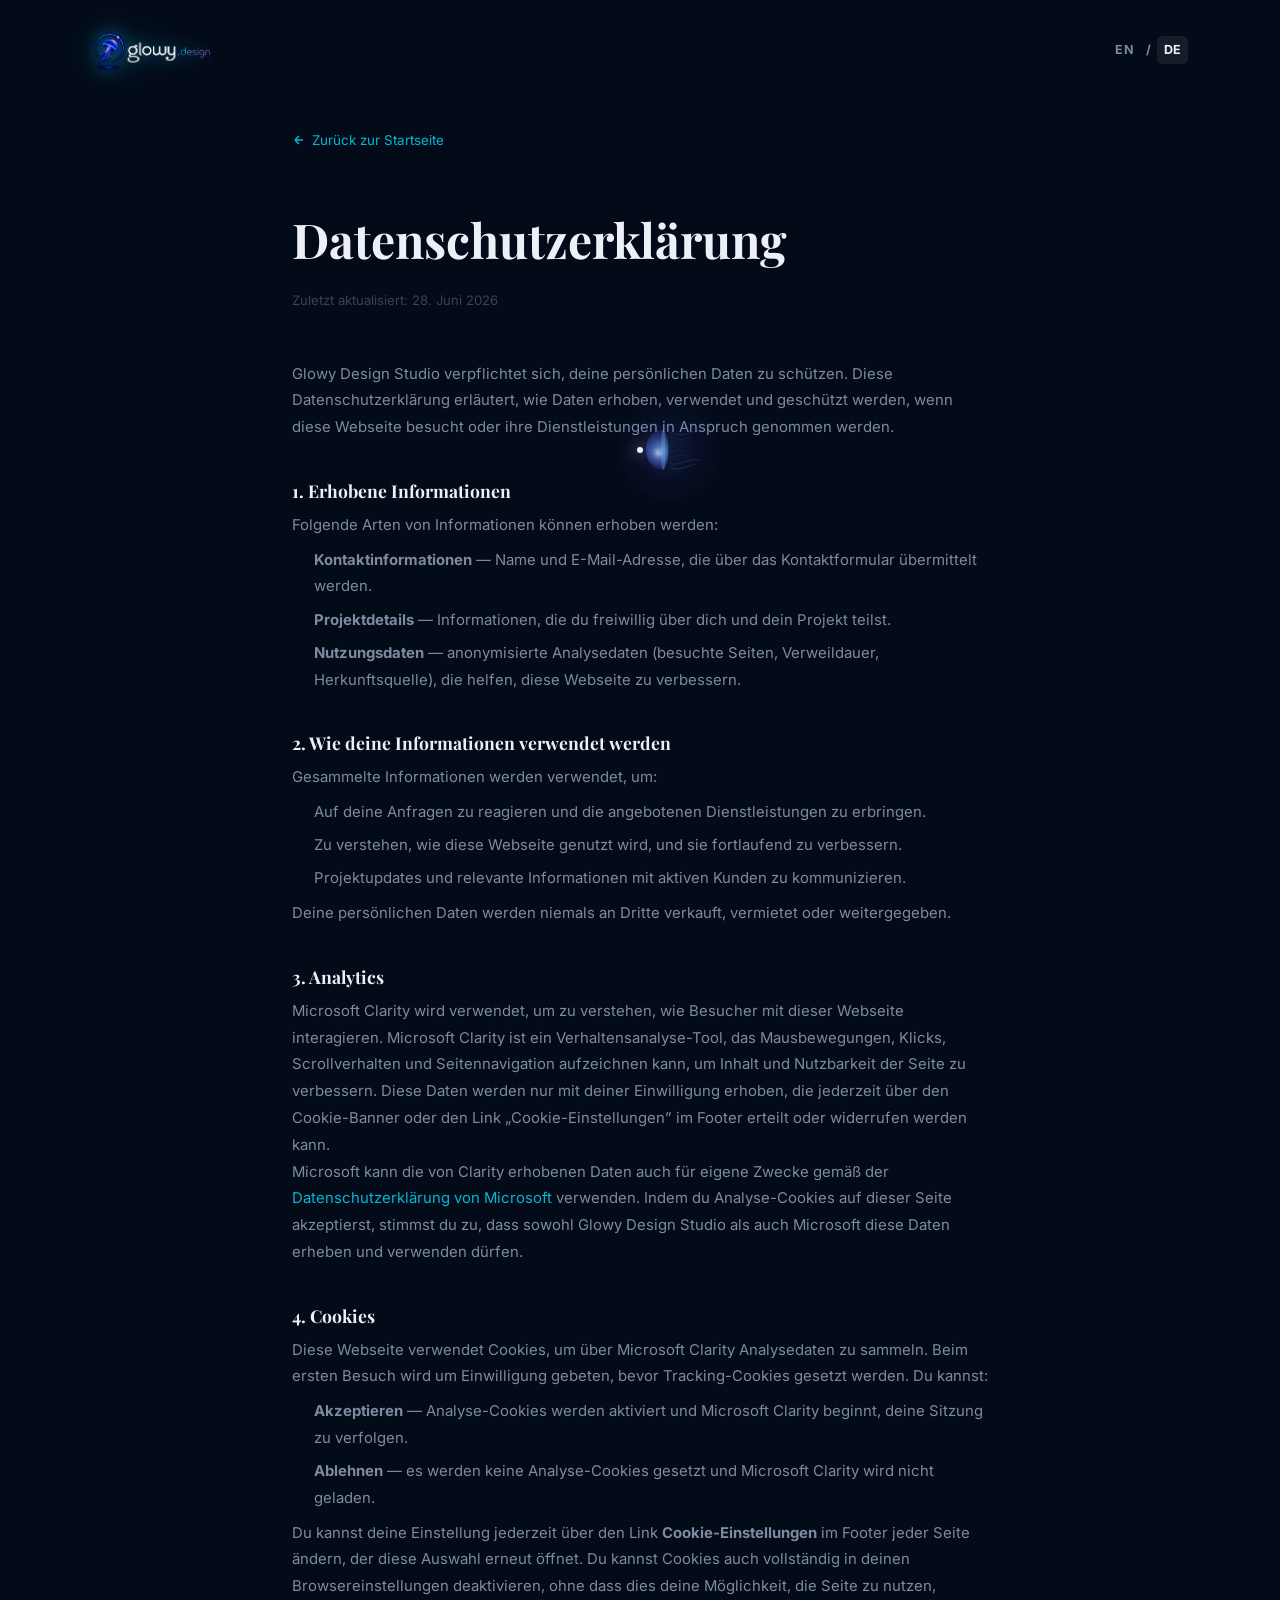
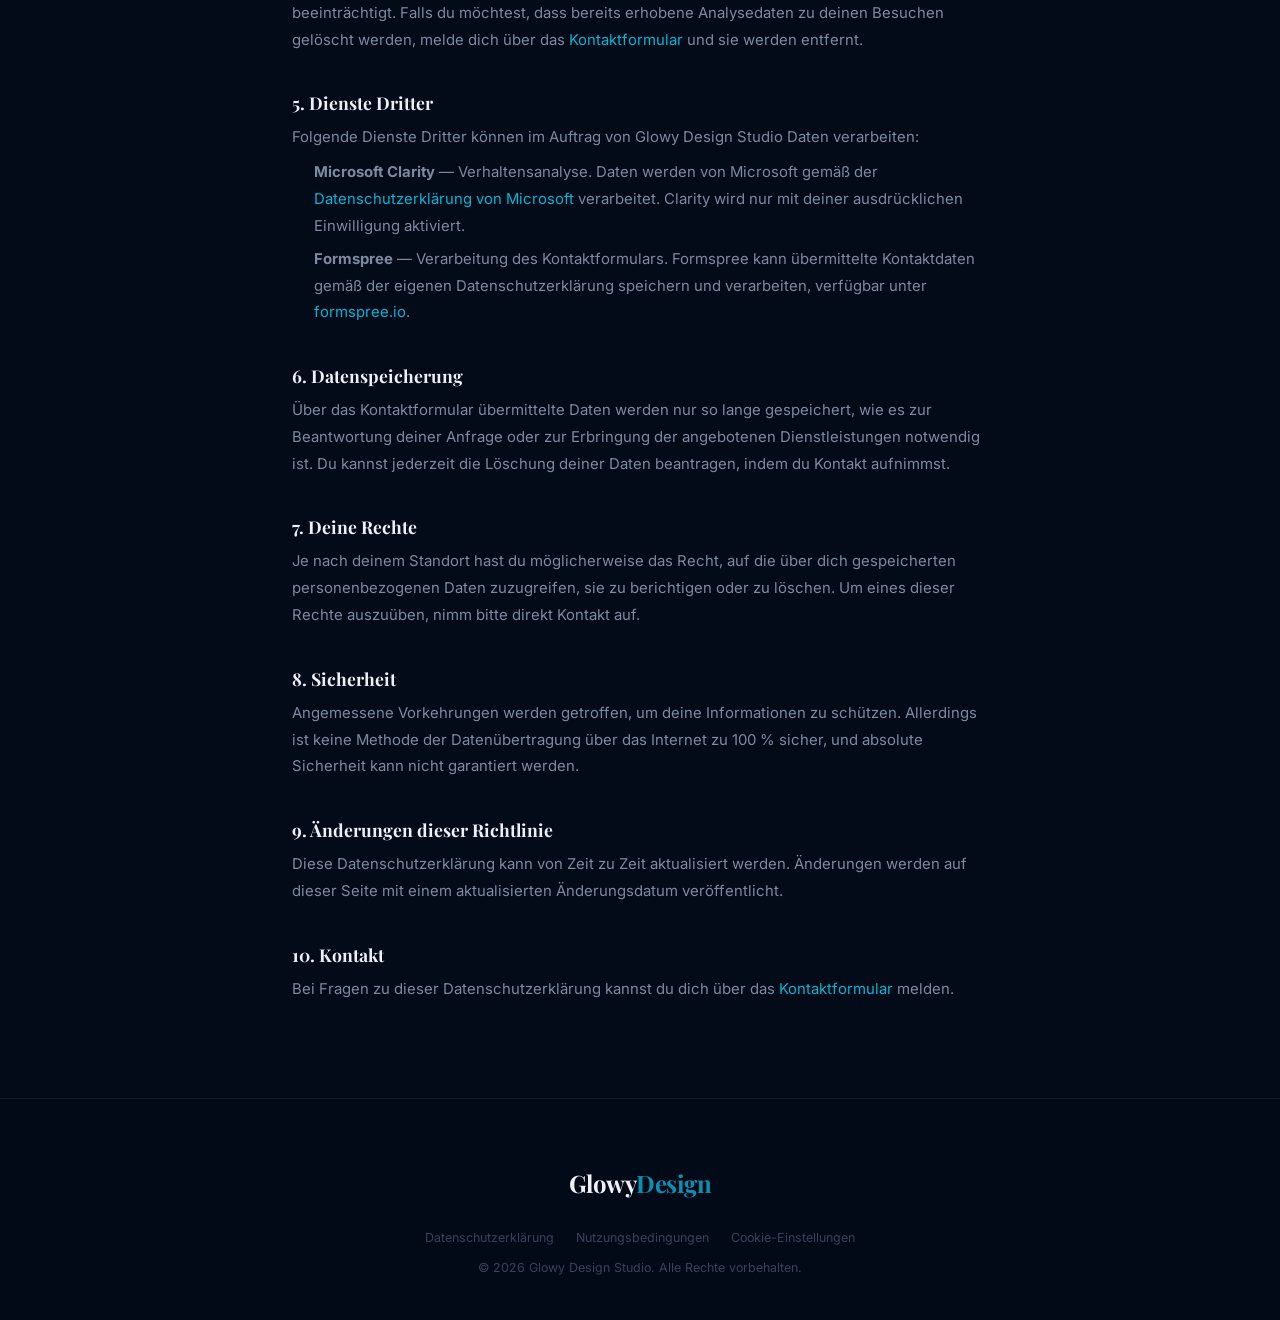
<file: de/privacy.html>
<!DOCTYPE html>
<html lang="de">
<head>
  <meta charset="UTF-8">
  <meta name="viewport" content="width=device-width, initial-scale=1.0">
  <title>Datenschutzerklärung │ Glowy Design Studio</title>
  <meta name="description" content="Datenschutzerklärung von Glowy Design Studio.">
  <link rel="canonical" href="https://glowy.design/de/privacy.html">
  <link rel="alternate" hreflang="en" href="https://glowy.design/privacy.html">
  <link rel="alternate" hreflang="de" href="https://glowy.design/de/privacy.html">
  <link rel="alternate" hreflang="x-default" href="https://glowy.design/privacy.html">
  <meta name="robots" content="index, follow">
  <meta name="theme-color" content="#030a18">
  <link rel="icon" href="../Assets/Logo/transparentglowyfavicon.png" type="image/png">
  <link rel="stylesheet" href="../style.css">
  <style>
    .legal-page { max-width: 760px; margin: 0 auto; padding: 8rem 2rem 6rem; }
    .legal-page h1 { font-family: 'Playfair Display', serif; font-size: clamp(2rem, 5vw, 3rem); margin-bottom: 0.5rem; }
    .legal-page .updated { font-size: 0.82rem; color: var(--dim); margin-bottom: 3rem; }
    .legal-page h2 { font-size: 1.1rem; font-weight: 600; margin: 2.5rem 0 0.75rem; color: var(--text); }
    .legal-page p, .legal-page li { font-size: 0.93rem; color: var(--muted); line-height: 1.8; }
    .legal-page ul { padding-left: 1.4rem; margin: 0.5rem 0; }
    .legal-page li { margin-bottom: 0.4rem; }
    .legal-page a { color: var(--accent); }
    .back-link { display: inline-flex; align-items: center; gap: 0.4rem; font-size: 0.84rem; color: var(--muted); margin-bottom: 3rem; transition: color var(--ease); }
    .back-link:hover { color: var(--text); }
  </style>
</head>
<body>

  <nav id="navbar">
    <div class="nav-container">
      <a href="index.html" class="logo-img"><img src="../Assets/Logo/LogoGlowyDesign_TRUE_TRANSPARENT_trimmed.png" alt="Glowy Design Studio"></a>
      <span class="nav-lang"><a href="../privacy.html" hreflang="en">EN</a><span class="nav-lang-sep">/</span><span class="active" aria-current="true">DE</span></span>
    </div>
  </nav>

  <div class="legal-page">
    <a href="index.html" class="back-link">
      <svg width="14" height="14" viewBox="0 0 24 24" fill="none" stroke="currentColor" stroke-width="2.5"><path d="M19 12H5M5 12l7-7M5 12l7 7"/></svg>
      Zurück zur Startseite
    </a>

    <h1>Datenschutzerklärung</h1>
    <p class="updated">Zuletzt aktualisiert: 28. Juni 2026</p>

    <p>Glowy Design Studio verpflichtet sich, deine persönlichen Daten zu schützen. Diese Datenschutzerklärung erläutert, wie Daten erhoben, verwendet und geschützt werden, wenn diese Webseite besucht oder ihre Dienstleistungen in Anspruch genommen werden.</p>

    <h2>1. Erhobene Informationen</h2>
    <p>Folgende Arten von Informationen können erhoben werden:</p>
    <ul>
      <li><strong>Kontaktinformationen</strong> — Name und E-Mail-Adresse, die über das Kontaktformular übermittelt werden.</li>
      <li><strong>Projektdetails</strong> — Informationen, die du freiwillig über dich und dein Projekt teilst.</li>
      <li><strong>Nutzungsdaten</strong> — anonymisierte Analysedaten (besuchte Seiten, Verweildauer, Herkunftsquelle), die helfen, diese Webseite zu verbessern.</li>
    </ul>

    <h2>2. Wie deine Informationen verwendet werden</h2>
    <p>Gesammelte Informationen werden verwendet, um:</p>
    <ul>
      <li>Auf deine Anfragen zu reagieren und die angebotenen Dienstleistungen zu erbringen.</li>
      <li>Zu verstehen, wie diese Webseite genutzt wird, und sie fortlaufend zu verbessern.</li>
      <li>Projektupdates und relevante Informationen mit aktiven Kunden zu kommunizieren.</li>
    </ul>
    <p>Deine persönlichen Daten werden niemals an Dritte verkauft, vermietet oder weitergegeben.</p>

    <h2>3. Analytics</h2>
    <p>Microsoft Clarity wird verwendet, um zu verstehen, wie Besucher mit dieser Webseite interagieren. Microsoft Clarity ist ein Verhaltensanalyse-Tool, das Mausbewegungen, Klicks, Scrollverhalten und Seitennavigation aufzeichnen kann, um Inhalt und Nutzbarkeit der Seite zu verbessern. Diese Daten werden nur mit deiner Einwilligung erhoben, die jederzeit über den Cookie-Banner oder den Link „Cookie-Einstellungen” im Footer erteilt oder widerrufen werden kann.</p>
    <p>Microsoft kann die von Clarity erhobenen Daten auch für eigene Zwecke gemäß der <a href="https://privacy.microsoft.com/de-de/privacystatement" target="_blank" rel="noopener">Datenschutzerklärung von Microsoft</a> verwenden. Indem du Analyse-Cookies auf dieser Seite akzeptierst, stimmst du zu, dass sowohl Glowy Design Studio als auch Microsoft diese Daten erheben und verwenden dürfen.</p>

    <h2>4. Cookies</h2>
    <p>Diese Webseite verwendet Cookies, um über Microsoft Clarity Analysedaten zu sammeln. Beim ersten Besuch wird um Einwilligung gebeten, bevor Tracking-Cookies gesetzt werden. Du kannst:</p>
    <ul>
      <li><strong>Akzeptieren</strong> — Analyse-Cookies werden aktiviert und Microsoft Clarity beginnt, deine Sitzung zu verfolgen.</li>
      <li><strong>Ablehnen</strong> — es werden keine Analyse-Cookies gesetzt und Microsoft Clarity wird nicht geladen.</li>
    </ul>
    <p>Du kannst deine Einstellung jederzeit über den Link <strong>Cookie-Einstellungen</strong> im Footer jeder Seite ändern, der diese Auswahl erneut öffnet. Du kannst Cookies auch vollständig in deinen Browsereinstellungen deaktivieren, ohne dass dies deine Möglichkeit, die Seite zu nutzen, beeinträchtigt. Falls du möchtest, dass bereits erhobene Analysedaten zu deinen Besuchen gelöscht werden, melde dich über das <a href="index.html#contact">Kontaktformular</a> und sie werden entfernt.</p>

    <h2>5. Dienste Dritter</h2>
    <p>Folgende Dienste Dritter können im Auftrag von Glowy Design Studio Daten verarbeiten:</p>
    <ul>
      <li><strong>Microsoft Clarity</strong> — Verhaltensanalyse. Daten werden von Microsoft gemäß der <a href="https://privacy.microsoft.com/de-de/privacystatement" target="_blank" rel="noopener">Datenschutzerklärung von Microsoft</a> verarbeitet. Clarity wird nur mit deiner ausdrücklichen Einwilligung aktiviert.</li>
      <li><strong>Formspree</strong> — Verarbeitung des Kontaktformulars. Formspree kann übermittelte Kontaktdaten gemäß der eigenen Datenschutzerklärung speichern und verarbeiten, verfügbar unter <a href="https://formspree.io/legal/privacy-policy" target="_blank" rel="noopener">formspree.io</a>.</li>
    </ul>

    <h2>6. Datenspeicherung</h2>
    <p>Über das Kontaktformular übermittelte Daten werden nur so lange gespeichert, wie es zur Beantwortung deiner Anfrage oder zur Erbringung der angebotenen Dienstleistungen notwendig ist. Du kannst jederzeit die Löschung deiner Daten beantragen, indem du Kontakt aufnimmst.</p>

    <h2>7. Deine Rechte</h2>
    <p>Je nach deinem Standort hast du möglicherweise das Recht, auf die über dich gespeicherten personenbezogenen Daten zuzugreifen, sie zu berichtigen oder zu löschen. Um eines dieser Rechte auszuüben, nimm bitte direkt Kontakt auf.</p>

    <h2>8. Sicherheit</h2>
    <p>Angemessene Vorkehrungen werden getroffen, um deine Informationen zu schützen. Allerdings ist keine Methode der Datenübertragung über das Internet zu 100 % sicher, und absolute Sicherheit kann nicht garantiert werden.</p>

    <h2>9. Änderungen dieser Richtlinie</h2>
    <p>Diese Datenschutzerklärung kann von Zeit zu Zeit aktualisiert werden. Änderungen werden auf dieser Seite mit einem aktualisierten Änderungsdatum veröffentlicht.</p>

    <h2>10. Kontakt</h2>
    <p>Bei Fragen zu dieser Datenschutzerklärung kannst du dich über das <a href="index.html#contact">Kontaktformular</a> melden.</p>
  </div>

  <footer>
    <div class="container">
      <div class="footer-inner">
        <a href="index.html" class="logo">Glowy<span>Design</span></a>
        <div class="footer-bottom">
          <nav class="footer-legal">
            <a href="privacy.html">Datenschutzerklärung</a>
            <a href="terms.html">Nutzungsbedingungen</a>
            <a href="index.html?cookies=1">Cookie-Einstellungen</a>
          </nav>
          <p class="footer-copy">© 2026 Glowy Design Studio. Alle Rechte vorbehalten.</p>
        </div>
      </div>
    </div>
  </footer>

  <script src="../script.js"></script>
</body>
</html>
</file>
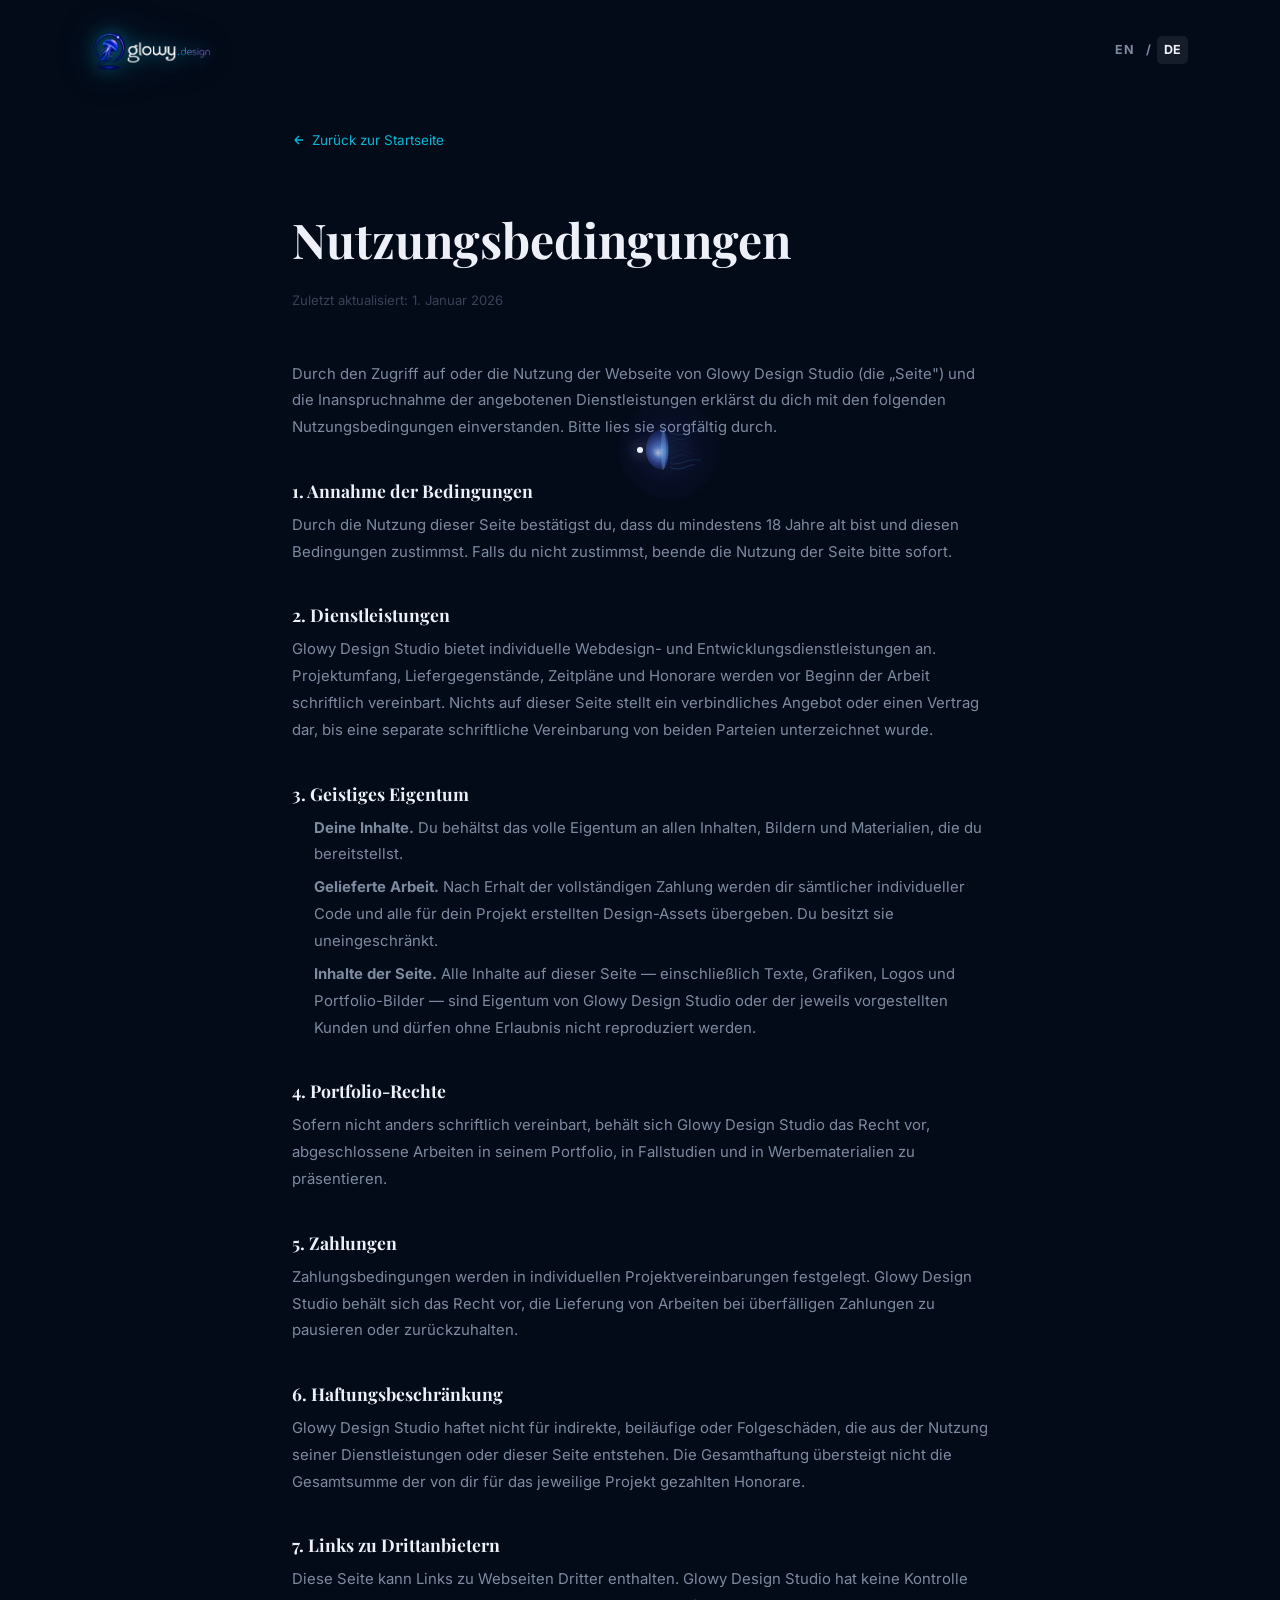
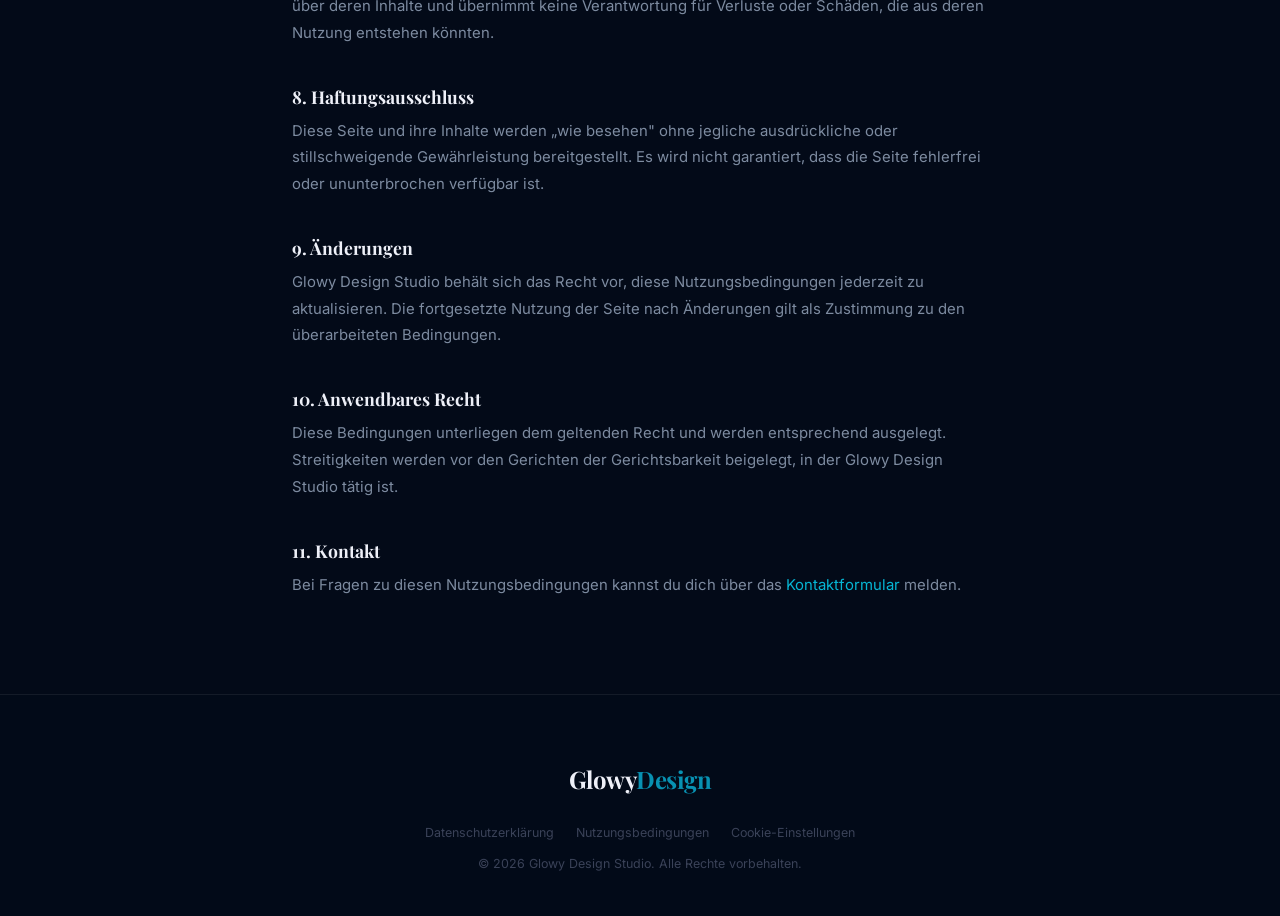
<file: de/terms.html>
<!DOCTYPE html>
<html lang="de">
<head>
  <meta charset="UTF-8">
  <meta name="viewport" content="width=device-width, initial-scale=1.0">
  <title>Nutzungsbedingungen │ Glowy Design Studio</title>
  <meta name="description" content="Nutzungsbedingungen von Glowy Design Studio.">
  <link rel="canonical" href="https://glowy.design/de/terms.html">
  <link rel="alternate" hreflang="en" href="https://glowy.design/terms.html">
  <link rel="alternate" hreflang="de" href="https://glowy.design/de/terms.html">
  <link rel="alternate" hreflang="x-default" href="https://glowy.design/terms.html">
  <meta name="robots" content="index, follow">
  <meta name="theme-color" content="#030a18">
  <link rel="icon" href="../Assets/Logo/transparentglowyfavicon.png" type="image/png">
  <link rel="stylesheet" href="../style.css">
  <style>
    .legal-page { max-width: 760px; margin: 0 auto; padding: 8rem 2rem 6rem; }
    .legal-page h1 { font-family: 'Playfair Display', serif; font-size: clamp(2rem, 5vw, 3rem); margin-bottom: 0.5rem; }
    .legal-page .updated { font-size: 0.82rem; color: var(--dim); margin-bottom: 3rem; }
    .legal-page h2 { font-size: 1.1rem; font-weight: 600; margin: 2.5rem 0 0.75rem; color: var(--text); }
    .legal-page p, .legal-page li { font-size: 0.93rem; color: var(--muted); line-height: 1.8; }
    .legal-page ul { padding-left: 1.4rem; margin: 0.5rem 0; }
    .legal-page li { margin-bottom: 0.4rem; }
    .legal-page a { color: var(--accent); }
    .back-link { display: inline-flex; align-items: center; gap: 0.4rem; font-size: 0.84rem; color: var(--muted); margin-bottom: 3rem; transition: color var(--ease); }
    .back-link:hover { color: var(--text); }
  </style>
</head>
<body>

  <nav id="navbar">
    <div class="nav-container">
      <a href="index.html" class="logo-img"><img src="../Assets/Logo/LogoGlowyDesign_TRUE_TRANSPARENT_trimmed.png" alt="Glowy Design Studio"></a>
      <span class="nav-lang"><a href="../terms.html" hreflang="en">EN</a><span class="nav-lang-sep">/</span><span class="active" aria-current="true">DE</span></span>
    </div>
  </nav>

  <div class="legal-page">
    <a href="index.html" class="back-link">
      <svg width="14" height="14" viewBox="0 0 24 24" fill="none" stroke="currentColor" stroke-width="2.5"><path d="M19 12H5M5 12l7-7M5 12l7 7"/></svg>
      Zurück zur Startseite
    </a>

    <h1>Nutzungsbedingungen</h1>
    <p class="updated">Zuletzt aktualisiert: 1. Januar 2026</p>

    <p>Durch den Zugriff auf oder die Nutzung der Webseite von Glowy Design Studio (die „Seite") und die Inanspruchnahme der angebotenen Dienstleistungen erklärst du dich mit den folgenden Nutzungsbedingungen einverstanden. Bitte lies sie sorgfältig durch.</p>

    <h2>1. Annahme der Bedingungen</h2>
    <p>Durch die Nutzung dieser Seite bestätigst du, dass du mindestens 18 Jahre alt bist und diesen Bedingungen zustimmst. Falls du nicht zustimmst, beende die Nutzung der Seite bitte sofort.</p>

    <h2>2. Dienstleistungen</h2>
    <p>Glowy Design Studio bietet individuelle Webdesign- und Entwicklungsdienstleistungen an. Projektumfang, Liefergegenstände, Zeitpläne und Honorare werden vor Beginn der Arbeit schriftlich vereinbart. Nichts auf dieser Seite stellt ein verbindliches Angebot oder einen Vertrag dar, bis eine separate schriftliche Vereinbarung von beiden Parteien unterzeichnet wurde.</p>

    <h2>3. Geistiges Eigentum</h2>
    <ul>
      <li><strong>Deine Inhalte.</strong> Du behältst das volle Eigentum an allen Inhalten, Bildern und Materialien, die du bereitstellst.</li>
      <li><strong>Gelieferte Arbeit.</strong> Nach Erhalt der vollständigen Zahlung werden dir sämtlicher individueller Code und alle für dein Projekt erstellten Design-Assets übergeben. Du besitzt sie uneingeschränkt.</li>
      <li><strong>Inhalte der Seite.</strong> Alle Inhalte auf dieser Seite — einschließlich Texte, Grafiken, Logos und Portfolio-Bilder — sind Eigentum von Glowy Design Studio oder der jeweils vorgestellten Kunden und dürfen ohne Erlaubnis nicht reproduziert werden.</li>
    </ul>

    <h2>4. Portfolio-Rechte</h2>
    <p>Sofern nicht anders schriftlich vereinbart, behält sich Glowy Design Studio das Recht vor, abgeschlossene Arbeiten in seinem Portfolio, in Fallstudien und in Werbematerialien zu präsentieren.</p>

    <h2>5. Zahlungen</h2>
    <p>Zahlungsbedingungen werden in individuellen Projektvereinbarungen festgelegt. Glowy Design Studio behält sich das Recht vor, die Lieferung von Arbeiten bei überfälligen Zahlungen zu pausieren oder zurückzuhalten.</p>

    <h2>6. Haftungsbeschränkung</h2>
    <p>Glowy Design Studio haftet nicht für indirekte, beiläufige oder Folgeschäden, die aus der Nutzung seiner Dienstleistungen oder dieser Seite entstehen. Die Gesamthaftung übersteigt nicht die Gesamtsumme der von dir für das jeweilige Projekt gezahlten Honorare.</p>

    <h2>7. Links zu Drittanbietern</h2>
    <p>Diese Seite kann Links zu Webseiten Dritter enthalten. Glowy Design Studio hat keine Kontrolle über deren Inhalte und übernimmt keine Verantwortung für Verluste oder Schäden, die aus deren Nutzung entstehen könnten.</p>

    <h2>8. Haftungsausschluss</h2>
    <p>Diese Seite und ihre Inhalte werden „wie besehen" ohne jegliche ausdrückliche oder stillschweigende Gewährleistung bereitgestellt. Es wird nicht garantiert, dass die Seite fehlerfrei oder ununterbrochen verfügbar ist.</p>

    <h2>9. Änderungen</h2>
    <p>Glowy Design Studio behält sich das Recht vor, diese Nutzungsbedingungen jederzeit zu aktualisieren. Die fortgesetzte Nutzung der Seite nach Änderungen gilt als Zustimmung zu den überarbeiteten Bedingungen.</p>

    <h2>10. Anwendbares Recht</h2>
    <p>Diese Bedingungen unterliegen dem geltenden Recht und werden entsprechend ausgelegt. Streitigkeiten werden vor den Gerichten der Gerichtsbarkeit beigelegt, in der Glowy Design Studio tätig ist.</p>

    <h2>11. Kontakt</h2>
    <p>Bei Fragen zu diesen Nutzungsbedingungen kannst du dich über das <a href="index.html#contact">Kontaktformular</a> melden.</p>
  </div>

  <footer>
    <div class="container">
      <div class="footer-inner">
        <a href="index.html" class="logo">Glowy<span>Design</span></a>
        <div class="footer-bottom">
          <nav class="footer-legal">
            <a href="privacy.html">Datenschutzerklärung</a>
            <a href="terms.html">Nutzungsbedingungen</a>
            <a href="index.html?cookies=1">Cookie-Einstellungen</a>
          </nav>
          <p class="footer-copy">© 2026 Glowy Design Studio. Alle Rechte vorbehalten.</p>
        </div>
      </div>
    </div>
  </footer>

  <script src="../script.js"></script>
</body>
</html>
</file>
<file: style.css>
/* ===== SELF-HOSTED FONTS ===== */
@font-face {
  font-family: 'Inter';
  font-style: normal;
  font-weight: 300 700;
  font-display: swap;
  src: url('Assets/Fonts/inter-latin.woff2') format('woff2');
  unicode-range: U+0000-00FF, U+0131, U+0152-0153, U+02BB-02BC, U+02C6, U+02DA, U+02DC, U+0304, U+0308, U+0329, U+2000-206F, U+20AC, U+2122, U+2191, U+2193, U+2212, U+2215, U+FEFF, U+FFFD;
}
@font-face {
  font-family: 'Playfair Display';
  font-style: normal;
  font-weight: 700 900;
  font-display: swap;
  src: url('Assets/Fonts/playfair-display-latin.woff2') format('woff2');
  unicode-range: U+0000-00FF, U+0131, U+0152-0153, U+02BB-02BC, U+02C6, U+02DA, U+02DC, U+0304, U+0308, U+0329, U+2000-206F, U+20AC, U+2122, U+2191, U+2193, U+2212, U+2215, U+FEFF, U+FFFD;
}
@font-face {
  font-family: 'Playfair Display';
  font-style: italic;
  font-weight: 700;
  font-display: swap;
  src: url('Assets/Fonts/playfair-display-italic-latin.woff2') format('woff2');
  unicode-range: U+0000-00FF, U+0131, U+0152-0153, U+02BB-02BC, U+02C6, U+02DA, U+02DC, U+0304, U+0308, U+0329, U+2000-206F, U+20AC, U+2122, U+2191, U+2193, U+2212, U+2215, U+FEFF, U+FFFD;
}

/* ===== VARIABLES & RESET ===== */
:root {
  --bg:       #030a18;
  --bg-alt:   #060f1e;
  --primary:  #0891b2;
  --p-dim:    rgba(8,145,178,0.12);
  --p-glow:   rgba(8,145,178,0.35);
  --accent:   #06B6D4;
  --text:     #EEF0F8;
  --muted:    #7D8BA0;
  --dim:      #3A4258;
  --card-bg:  rgba(255,255,255,0.03);
  --card-bd:  rgba(255,255,255,0.07);
  --fh:       'Playfair Display', Georgia, serif;
  --fb:       'Inter', system-ui, sans-serif;
  --mw:       1160px;
  --sp:       120px;
  --r:        16px;
  --ease:     0.35s ease;
}

*, *::before, *::after { box-sizing: border-box; margin: 0; padding: 0; }
html { scroll-behavior: smooth; font-size: 16px; overflow-x: hidden; }
body {
  background: var(--bg);
  color: var(--text);
  font-family: var(--fb);
  line-height: 1.7;
  overflow-x: hidden;
  -webkit-font-smoothing: antialiased;
}
a { color: inherit; text-decoration: none; }
ul { list-style: none; }
button { cursor: pointer; border: none; background: none; font-family: inherit; color: inherit; }
img, svg { display: block; }

/* ===== CUSTOM CURSOR ===== */
.cursor {
  width: 8px; height: 8px;
  background: var(--primary);
  border-radius: 50%;
  position: fixed; top: 0; left: 0;
  pointer-events: none; z-index: 9999;
  transform: translate(-50%,-50%);
}
.cursor-ring {
  width: 34px; height: 34px;
  border: 1.5px solid rgba(8,145,178,0.5);
  border-radius: 50%;
  position: fixed; top: 0; left: 0;
  pointer-events: none; z-index: 9998;
  transform: translate(-50%,-50%);
  transition: width 0.3s, height 0.3s, opacity 0.3s;
}
.cursor-ring.grow { width: 54px; height: 54px; opacity: 0.5; }

/* ===== UTILITIES ===== */
.container { max-width: var(--mw); margin: 0 auto; padding: 0 2rem; }

.eyebrow {
  display: inline-flex;
  align-items: center;
  gap: 0.65rem;
  font-size: 0.72rem;
  font-weight: 700;
  letter-spacing: 0.16em;
  text-transform: uppercase;
  color: var(--primary);
  margin-bottom: 1.5rem;
}
.eyebrow::before, .eyebrow::after {
  content: '';
  display: block;
  width: 20px; height: 1px;
  background: var(--primary);
  flex-shrink: 0;
}

h2 {
  font-family: var(--fh);
  font-size: clamp(2.4rem, 4vw, 3.8rem);
  font-weight: 700;
  line-height: 1.08;
  color: var(--text);
}
h2 em { font-style: italic; color: var(--primary); }
h3 { font-family: var(--fh); font-size: 1.8rem; font-weight: 700; line-height: 1.2; }
p { color: var(--muted); line-height: 1.8; }

.btn {
  display: inline-flex;
  align-items: center;
  gap: 0.6rem;
  padding: 0.78rem 1.8rem;
  border-radius: 8px;
  font-weight: 600;
  font-size: 0.875rem;
  transition: all var(--ease);
  letter-spacing: 0.04em;
  position: relative;
  overflow: hidden;
}
.btn-primary {
  background: linear-gradient(135deg, #0369a1 0%, #0891b2 50%, #06b6d4 100%);
  color: #ffffff;
  border: 1px solid rgba(6,182,212,0.5);
  box-shadow: 0 2px 20px rgba(6,182,212,0.2);
}
.btn-primary:hover {
  background: linear-gradient(135deg, #0284c7 0%, #06b6d4 50%, #22d3ee 100%);
  transform: translateY(-2px);
  box-shadow: 0 6px 32px rgba(6,182,212,0.38);
}
.btn-ghost {
  background: transparent;
  border: 1px solid rgba(6,182,212,0.32);
  color: rgba(6,182,212,0.78);
}
.btn-ghost:hover {
  border-color: rgba(6,182,212,0.65);
  color: #22d3ee;
  background: rgba(6,182,212,0.08);
  transform: translateY(-2px);
}
.btn-lg { padding: 1rem 2.4rem; font-size: 0.95rem; }

/* ===== SCROLL REVEAL ===== */
.reveal        { opacity:0; transform:translateY(32px); transition:opacity 0.8s ease, transform 0.8s ease; }
.reveal-left   { opacity:0; transform:translateX(-40px); transition:opacity 0.8s ease, transform 0.8s ease; }
.reveal-right  { opacity:0; transform:translateX(40px);  transition:opacity 0.8s ease, transform 0.8s ease; }
.reveal-item   { opacity:0; transform:translateY(20px); transition:opacity 0.7s ease, transform 0.7s ease; }
.reveal.v, .reveal-left.v, .reveal-right.v, .reveal-item.v { opacity:1; transform:translate(0); }
.reveal-item:nth-child(1){transition-delay:0.05s}
.reveal-item:nth-child(2){transition-delay:0.15s}
.reveal-item:nth-child(3){transition-delay:0.25s}
.reveal-item:nth-child(4){transition-delay:0.35s}
.reveal-item:nth-child(5){transition-delay:0.45s}
.reveal-item:nth-child(6){transition-delay:0.55s}

/* ===== LOGO IMAGE ===== */
.logo-img {
  display: flex;
  align-items: center;
}
.logo-img img {
  height: 44px;
  width: auto;
  display: block;
  filter: drop-shadow(0 0 8px rgba(8,145,178,0.65)) drop-shadow(0 0 18px rgba(8,145,178,0.3));
  transition: filter var(--ease), transform var(--ease);
}
.logo-img:hover img {
  filter: drop-shadow(0 0 14px rgba(8,145,178,0.9)) drop-shadow(0 0 28px rgba(8,145,178,0.55));
  transform: scale(1.04);
}

/* ===== NAVBAR ===== */
#navbar {
  position: fixed; top: 0; left: 0; right: 0;
  z-index: 500;
  padding: 1.75rem 0;
  transition: padding var(--ease), background var(--ease), border-color var(--ease);
}
#navbar.scrolled {
  padding: 1rem 0;
  background: rgba(7,10,18,0.92);
  backdrop-filter: blur(24px);
  -webkit-backdrop-filter: blur(24px);
  border-bottom: 1px solid var(--card-bd);
}
.nav-container {
  max-width: var(--mw); margin: 0 auto; padding: 0 2rem;
  display: flex; align-items: center; justify-content: space-between;
}
.logo {
  font-family: var(--fh);
  font-size: 1.5rem; font-weight: 700;
  letter-spacing: -0.02em;
}
.logo span { color: var(--primary); }
.nav-links { display: flex; align-items: center; gap: 2.5rem; }
.nav-links a {
  font-size: 0.88rem; font-weight: 500; color: rgba(238,240,248,0.88);
  transition: color var(--ease); letter-spacing: 0.01em;
}
.nav-links a:hover { color: #ffffff; }
.nav-cta {
  background: transparent !important;
  color: rgba(238,240,248,0.82) !important;
  padding: 0.5rem 1.25rem;
  border-radius: 7px;
  font-weight: 600 !important;
  border: 1px solid rgba(255,255,255,0.28) !important;
  box-shadow: none !important;
  letter-spacing: 0.03em;
}
.nav-cta:hover { background: rgba(255,255,255,0.08) !important; border-color: rgba(255,255,255,0.52) !important; color: var(--text) !important; transform: translateY(-1px); }

/* Language switcher */
.nav-lang {
  display: flex; align-items: center; gap: 0.35rem;
  font-size: 0.78rem; font-weight: 700; letter-spacing: 0.04em;
}
.nav-lang span, .nav-lang a {
  padding: 0.2rem 0.4rem;
  border-radius: 5px;
  color: var(--muted);
  transition: color var(--ease), background var(--ease);
}
.nav-lang a:hover { color: var(--text); }
.nav-lang .active { color: var(--text); background: rgba(255,255,255,0.08); }
.nav-lang-sep { color: var(--dim); padding: 0 !important; }
.nav-toggle { display: none; flex-direction: column; gap: 5px; padding: 4px; }
.mobile-nav-brand { display: none; }
#navbar.nav-open {
  backdrop-filter: none !important;
  -webkit-backdrop-filter: none !important;
  background: transparent !important;
  border-bottom: none !important;
}
.nav-toggle span { display: block; width: 24px; height: 2px; background: var(--text); border-radius: 2px; transition: all var(--ease); }

/* ===== HERO ===== */
#hero {
  position: relative;
  min-height: 100vh;
  display: flex; align-items: center; justify-content: center;
  overflow: hidden;
  padding: 8rem 2rem 5rem;
}
#hero::before {
  content: '';
  position: absolute;
  top: -8%; right: -4%;
  width: 62%; height: 72%;
  background: radial-gradient(ellipse at top right,
    rgba(155,228,255,0.15) 0%,
    rgba(75,185,255,0.065) 28%,
    rgba(18,118,200,0.022) 58%,
    transparent 75%
  );
  pointer-events: none;
  z-index: 1;
  animation: heroSunGlow 7s ease-in-out infinite;
}
@keyframes heroSunGlow {
  0%, 100% { opacity: 0.78; }
  50%       { opacity: 1; }
}
#particleCanvas { position: absolute; inset: 0; width: 100%; height: 100%; }

.hero-orb {
  position: absolute;
  top: 15%; left: 50%; transform: translateX(-50%);
  width: 700px; height: 700px;
  border-radius: 50%;
  background: radial-gradient(circle, rgba(40,120,255,0.10) 0%, rgba(6,182,212,0.04) 50%, transparent 70%);
  pointer-events: none;
  animation: orbPulse 7s ease-in-out infinite;
}
@keyframes orbPulse {
  0%,100% { transform: translateX(-50%) scale(1); opacity:0.7; }
  50%      { transform: translateX(-50%) scale(1.18); opacity:1; }
}

.hero-content { position: relative; z-index: 2; text-align: center; max-width: 880px; }

.hero-eyebrow {
  display: inline-block;
  font-size: 0.78rem; font-weight: 700; letter-spacing: 0.18em;
  text-transform: uppercase; color: var(--primary);
  margin-bottom: 2rem;
  padding: 0.4rem 1.1rem;
  border: 1px solid rgba(8,145,178,0.3);
  border-radius: 100px;
  background: rgba(8,145,178,0.06);
  animation: pillowGlow 3.5s ease-in-out infinite;
}
@keyframes pillowGlow {
  0%,100% { box-shadow: 0 0 10px rgba(8,145,178,0.08); }
  50%      { box-shadow: 0 0 22px rgba(8,145,178,0.28); }
}

.hero-headline {
  font-family: var(--fh);
  font-size: clamp(2rem, 4.2vw, 3.8rem);
  font-weight: 900; line-height: 1.08;
  letter-spacing: -0.03em;
  margin-bottom: 1.8rem;
}
.hero-rotating {
  display: inline-block;
  background: linear-gradient(130deg, var(--primary) 0%, var(--accent) 100%);
  -webkit-background-clip: text; -webkit-text-fill-color: transparent;
  background-clip: text;
  min-width: 320px; text-align: center;
  line-height: 1.15;
  padding-bottom: 0.18em;
  margin-bottom: -0.18em;
  transition: opacity 0.25s ease, transform 0.25s ease;
}
.hero-rotating.out { opacity:0; transform: translateY(-14px); }

.hero-sub {
  font-size: clamp(1rem, 1.8vw, 1.18rem);
  color: var(--muted); margin-bottom: 2.8rem; line-height: 1.8;
}
.hero-ctas { display: flex; gap: 1rem; justify-content: center; flex-wrap: wrap; }

.hero-scroll { position: absolute; bottom: 2.5rem; left: 50%; transform: translateX(-50%); z-index: 2; }
.scroll-line {
  width: 1px; height: 56px;
  background: linear-gradient(to bottom, transparent, var(--primary), transparent);
  margin: 0 auto;
  animation: scrollPulse 2.2s ease-in-out infinite;
}
@keyframes scrollPulse {
  0%,100% { opacity:0.2; transform:scaleY(0.7); }
  50%      { opacity:1;   transform:scaleY(1); }
}

/* ===== MARQUEE ===== */
.marquee-band {
  overflow: hidden;
  padding: 1.15rem 0;
  background: rgba(6,182,212,0.07);
  border-top: 1px solid rgba(6,182,212,0.18);
  border-bottom: 1px solid rgba(6,182,212,0.18);
}
.marquee-track {
  display: flex; gap: 2.5rem;
  white-space: nowrap;
  animation: marquee 28s linear infinite;
}
.marquee-track span {
  font-size: 0.72rem; font-weight: 700;
  letter-spacing: 0.13em; text-transform: uppercase;
  color: var(--accent);
}
.mdot { opacity: 0.4 !important; }
@keyframes marquee { 0%{transform:translateX(0)} 100%{transform:translateX(-50%)} }

/* ===== ABOUT ===== */
#about {
  padding: var(--sp) 0;
  background: var(--bg-alt);
  position: relative; overflow: hidden;
}
#about::before {
  content: '';
  position: absolute; top: -160px; right: -160px;
  width: 450px; height: 450px; border-radius: 50%;
  background: radial-gradient(circle, var(--p-dim) 0%, transparent 70%);
  pointer-events: none;
}
.about-grid {
  display: grid;
  grid-template-columns: 1fr 1fr;
  gap: 6rem;
  align-items: center;
}
.about-copy h2 { margin-bottom: 1.5rem; }
.about-copy p { margin-bottom: 1.2rem; }
.about-copy p em { color: var(--text); font-style: italic; }
.pillars {
  display: grid; grid-template-columns: 1fr 1fr;
  gap: 0.6rem; margin-top: 0.5rem;
}
.pillar {
  display: flex; align-items: center; gap: 0.7rem;
  font-size: 0.88rem; font-weight: 500; color: var(--muted);
  padding: 0.6rem 0; border-top: 1px solid var(--card-bd);
}
.pdot { width:6px; height:6px; border-radius:50%; background:var(--primary); flex-shrink:0; }

/* Designer frame */
.about-visual { display: flex; justify-content: center; }
.designer-frame {
  width: 100%; max-width: 500px;
  border-radius: var(--r);
  overflow: hidden;
  border: 1px solid var(--card-bd);
  box-shadow: 0 20px 80px rgba(0,0,0,0.5), 0 0 0 1px rgba(8,145,178,0.08) inset;
}
.designer-frame img { width: 100%; display: block; }

.gif-placeholder {
  background: #050810;
  display: flex; flex-direction: column;
  align-items: center; justify-content: center;
  gap: 1.5rem; padding: 2rem;
  position: relative;
}
.gif-placeholder::before {
  content: '';
  position: absolute; inset: 0;
  background: linear-gradient(135deg, rgba(8,145,178,0.04) 0%, transparent 50%),
              linear-gradient(225deg, rgba(6,182,212,0.04) 0%, transparent 50%);
}

/* Code editor inside placeholder */
.code-editor {
  width: 100%; position: relative; z-index: 1;
  border-radius: 10px; overflow: hidden;
  border: 1px solid rgba(255,255,255,0.08);
  background: #0a0d1a;
  font-family: 'Courier New', Courier, monospace;
  font-size: 0.78rem;
}
.editor-bar {
  display: flex; align-items: center; gap: 0.4rem;
  padding: 0.65rem 0.9rem;
  background: rgba(255,255,255,0.04);
  border-bottom: 1px solid rgba(255,255,255,0.06);
}
.dot { width:10px; height:10px; border-radius:50%; }
.dot.red    { background:#FF5F57; }
.dot.yellow { background:#FFBD2E; }
.dot.green  { background:#28C840; }
.editor-title {
  margin-left: auto; margin-right: auto;
  font-size: 0.7rem; color: var(--muted);
  font-family: var(--fb);
}
.editor-body { padding: 1rem 1.1rem; display: flex; flex-direction: column; gap: 0.3rem; }
.cl { color: #8090A8; line-height: 1.7; white-space: pre; }
.i1 { padding-left: 1.5rem; }
.i2 { padding-left: 3rem; }
.kw  { color: #C084FC; }
.fn  { color: #60A5FA; }
.val { color: #F97316; }
.str { color: #34D399; }
.blink-cursor {
  color: var(--primary);
  animation: blink 1s step-end infinite;
}
@keyframes blink { 0%,100%{opacity:1} 50%{opacity:0} }

.gif-label {
  font-size: 0.76rem; color: var(--muted); letter-spacing: 0.05em;
  position: relative; z-index: 1;
}

/* ===== SHOWCASE ===== */
#showcase { padding: var(--sp) 0; }
.section-header {
  text-align: center; max-width: 620px;
  margin: 0 auto 4.5rem;
}
.section-header h2 { margin-bottom: 1rem; }
.section-sub { font-size: 1.05rem; }

.projects-grid {
  display: grid;
  grid-template-columns: repeat(2, 1fr);
  gap: 1.5rem;
}
.project-card {
  position: relative;
  border-radius: var(--r);
  overflow: hidden;
  display: block;
  border: 1px solid var(--card-bd);
  min-height: 340px;
  transition:
    transform 0.45s cubic-bezier(0.25,0.46,0.45,0.94),
    box-shadow 0.45s ease,
    border-color 0.45s ease;
}
.project-card:hover {
  transform: translateY(-7px) scale(1.012);
  box-shadow: 0 30px 80px rgba(0,0,0,0.55);
}
.project-card-center {
  grid-column: 1 / -1;
  max-width: calc(50% - 0.75rem);
  margin: 0 auto;
}
.card-bg {
  position: absolute; inset: 0;
  transition: transform 0.65s ease;
}
.project-card:hover .card-bg { transform: scale(1.06); }
.card-shine {
  position: absolute; inset: 0;
  background: linear-gradient(135deg, rgba(255,255,255,0.07) 0%, transparent 55%);
  pointer-events: none; z-index: 1;
}
.card-content {
  position: relative; z-index: 2;
  padding: 2.4rem;
  height: 100%;
  display: flex; flex-direction: column; justify-content: flex-end;
  background: linear-gradient(
    to top,
    rgba(0,0,0,0.98) 0%,
    rgba(0,0,0,0.94) 30%,
    rgba(0,0,0,0.72) 55%,
    rgba(0,0,0,0.20) 78%,
    transparent 100%
  );
}
.card-tag {
  display: block;
  font-size: 0.68rem; font-weight: 700;
  letter-spacing: 0.14em; text-transform: uppercase;
  color: rgba(255,255,255,0.55);
  margin-bottom: 0.65rem;
}
.card-content h3 { color: #fff; margin-bottom: 0.65rem; font-size: 1.75rem; }
.card-content p { font-size: 0.88rem; color: rgba(255,255,255,0.65); line-height: 1.65; margin-bottom: 1.1rem; }
.card-link {
  display: inline-flex; align-items: center; gap: 0.35rem;
  font-size: 0.82rem; font-weight: 600; color: rgba(255,255,255,0.9);
  padding-bottom: 0.25rem;
  border-bottom: 1px solid rgba(255,255,255,0.3);
  opacity: 0; transform: translateY(8px);
  transition: opacity 0.3s ease, transform 0.3s ease;
}
.project-card:hover .card-link { opacity:1; transform:translateY(0); }

/* Client types */
.client-types-grid {
  display: grid;
  grid-template-columns: repeat(3, 1fr);
  gap: 1.5rem;
  margin: 0 0 3.5rem;
}
.client-type-card {
  padding: 2.2rem 1.8rem;
  border: 1px solid var(--card-bd);
  border-radius: var(--r);
  background: var(--card-bg);
  transition: border-color var(--ease), transform var(--ease), background var(--ease);
}
.client-type-card:hover {
  border-color: rgba(6,182,212,0.35);
  background: rgba(255,255,255,0.045);
  transform: translateY(-5px);
}
.client-type-icon {
  display: inline-flex;
  align-items: center; justify-content: center;
  width: 44px; height: 44px;
  border-radius: 12px;
  background: var(--p-dim);
  color: var(--accent);
  margin-bottom: 1.1rem;
}
.client-type-card h4 {
  font-size: 1.05rem; font-weight: 700;
  color: var(--text); margin-bottom: 0.6rem;
  letter-spacing: -0.01em;
}
.client-type-card p {
  font-size: 0.92rem; font-style: italic;
  color: var(--muted); line-height: 1.65;
}
.showcase-lead {
  text-align: center;
  font-size: 1.05rem;
  color: var(--muted);
  max-width: 620px;
  margin: 0 auto 3rem;
}

/* ===== TESTIMONIALS ===== */
#testimonials { padding: var(--sp) 0; background: var(--bg-alt); }
.testimonial-grid {
  display: grid;
  grid-template-columns: repeat(auto-fit, minmax(320px, 1fr));
  gap: 1.5rem;
  max-width: 760px;
  margin: 0 auto;
}
.testimonial-card {
  padding: 2.8rem 2.6rem;
  border: 1px solid var(--card-bd);
  border-radius: var(--r);
  background: var(--card-bg);
  text-align: center;
}
.quote-mark {
  display: inline-flex;
  color: var(--primary);
  opacity: 0.5;
  margin-bottom: 1.2rem;
}
.testimonial-text {
  font-family: var(--fh);
  font-style: italic;
  font-size: 1.28rem;
  line-height: 1.55;
  color: var(--text);
  margin-bottom: 1.6rem;
}
.testimonial-author { display: flex; flex-direction: column; gap: 0.15rem; }
.testimonial-name { font-weight: 700; color: var(--text); font-size: 0.95rem; }
.testimonial-role {
  font-size: 0.78rem; letter-spacing: 0.1em; text-transform: uppercase;
  color: var(--primary);
}

/* ===== FAQ ===== */
#faq { padding: var(--sp) 0; background: var(--bg-alt); }
.faq-layout {
  display: grid;
  grid-template-columns: 1fr 2fr;
  gap: 6rem;
  align-items: start;
}
.faq-header { position: sticky; top: 8rem; }
.faq-items { display: flex; flex-direction: column; }
.faq-item { border-bottom: 1px solid var(--card-bd); }
.faq-item:first-child { border-top: 1px solid var(--card-bd); }
.faq-q {
  width: 100%;
  display: flex; align-items: center; justify-content: space-between;
  padding: 1.8rem 0;
  font-size: 1.05rem; font-weight: 600;
  color: var(--text); text-align: left; gap: 1rem;
  transition: color var(--ease);
}
.faq-q:hover { color: var(--primary); }
.faq-q[aria-expanded="true"] { color: var(--primary); }
.faq-icon {
  flex-shrink: 0;
  display: flex; align-items: center; justify-content: center;
  width: 32px; height: 32px;
  border: 1px solid var(--card-bd);
  border-radius: 50%;
  color: var(--muted);
  transition: all var(--ease);
}
.faq-q[aria-expanded="true"] .faq-icon {
  background: var(--p-dim);
  border-color: var(--primary);
  color: var(--primary);
  transform: rotate(45deg);
}
.faq-a { max-height: 0; overflow: hidden; transition: max-height 0.5s cubic-bezier(0.25,0.46,0.45,0.94); }
.faq-a.open { max-height: 900px; }
.faq-ai { padding-bottom: 1.8rem; }
.faq-ai p { margin-bottom: 0.9rem; font-size: 0.94rem; }
.faq-ai p:last-child { margin-bottom: 0; }
.faq-ai ul { display: flex; flex-direction: column; gap: 0.7rem; }
.faq-ai li {
  font-size: 0.94rem; color: var(--muted);
  padding-left: 1.6rem; position: relative; line-height: 1.72;
}
.faq-ai li::before { content:'→'; position:absolute; left:0; color:var(--primary); opacity:0.7; }
.faq-ai strong { color: var(--text); font-weight: 600; }

/* ===== CONTACT ===== */
#contact { padding: var(--sp) 0; position: relative; overflow: hidden; }
.contact-glow {
  position: absolute; inset: 0;
  background: radial-gradient(ellipse 70% 90% at 50% 110%, var(--p-dim) 0%, transparent 65%);
  pointer-events: none;
}
.contact-layout {
  position: relative; z-index: 2;
  display: grid;
  grid-template-columns: 1fr 1.6fr;
  gap: 5rem;
  align-items: start;
}
.contact-info h2 { margin-bottom: 1.1rem; }
.contact-info p { font-size: 1rem; margin-bottom: 1rem; }
.contact-note {
  font-size: 0.82rem !important;
  color: var(--dim) !important;
}

/* Form */
.contact-form {
  display: flex; flex-direction: column; gap: 1rem;
}
.form-row {
  display: grid; grid-template-columns: 1fr 1fr; gap: 1rem;
}
.form-group {
  display: flex; flex-direction: column; gap: 0.4rem;
}
.form-group label {
  font-size: 0.72rem; font-weight: 700;
  color: var(--muted); letter-spacing: 0.1em;
  text-transform: uppercase;
}
.contact-form input,
.contact-form textarea {
  width: 100%;
  background: rgba(255,255,255,0.04);
  border: 1px solid rgba(255,255,255,0.09);
  color: var(--text);
  padding: 0.85rem 1rem;
  border-radius: 8px;
  font-family: var(--fb); font-size: 0.9rem; line-height: 1.6;
  outline: none;
  transition: border-color var(--ease), background var(--ease);
  -webkit-appearance: none;
}
.contact-form input::placeholder,
.contact-form textarea::placeholder { color: var(--dim); }
.contact-form input:focus,
.contact-form textarea:focus {
  border-color: rgba(8,145,178,0.45);
  background: rgba(255,255,255,0.06);
}
.contact-form textarea { resize: vertical; min-height: 150px; }
.contact-form .btn { width: 100%; justify-content: center; margin-top: 0.25rem; }

/* ===== FOOTER ===== */
footer {
  padding: 4rem 0 2.5rem;
  border-top: 1px solid var(--card-bd);
  background: var(--bg);
}
.footer-inner {
  display: flex; flex-direction: column;
  align-items: center; gap: 1.4rem; text-align: center;
}
.footer-tagline { font-size: 0.88rem; color: var(--muted); line-height: 1.65; }
.footer-nav { display: flex; gap: 2rem; flex-wrap: wrap; justify-content: center; }
.footer-nav a { font-size: 0.84rem; color: var(--muted); transition: color var(--ease); }
.footer-nav a:hover { color: var(--text); }
.footer-bottom { display: flex; flex-direction: column; align-items: center; gap: 0.6rem; }
.footer-copy { font-size: 0.78rem; color: var(--dim); }
.footer-legal { display: flex; gap: 1.4rem; flex-wrap: wrap; justify-content: center; }
.footer-legal a { font-size: 0.78rem; color: var(--dim); transition: color var(--ease); }
.footer-legal a:hover { color: var(--muted); }
.footer-social-link { display: inline-flex; align-items: center; color: var(--dim); transition: color var(--ease); }
.footer-social-link:hover { color: var(--muted); }

/* ===== RESPONSIVE ===== */
@media (max-width: 960px) {
  :root { --sp: 80px; }
  .about-grid { grid-template-columns: 1fr; gap: 3.5rem; }
  .about-visual { order: -1; }
  .designer-frame { max-width: 420px; margin: 0 auto; }
  .projects-grid { grid-template-columns: 1fr; }
  .project-card-center { max-width: 100%; }
  .client-types-grid { grid-template-columns: 1fr; }
  .faq-layout { grid-template-columns: 1fr; gap: 3rem; }
  .faq-header { position: static; }
  .pillars { grid-template-columns: 1fr; }
}

@media (max-width: 760px) {
  :root { --sp: 60px; }
  .nav-links { display: none; }
  .nav-links.open {
    display: flex; flex-direction: column;
    position: fixed; inset: 0;
    background: rgba(3,10,24,0.96);
    backdrop-filter: blur(20px);
    -webkit-backdrop-filter: blur(20px);
    align-items: center; justify-content: flex-start;
    padding-top: 7.5rem;
    gap: 1.25rem; z-index: 499;
  }
  .nav-links.open::before {
    content: 'Every pixel, made for you.';
    font-family: var(--fh);
    font-style: italic;
    font-size: 0.88rem;
    font-weight: 400;
    color: var(--accent);
    opacity: 0.65;
    letter-spacing: 0.05em;
    text-align: center;
    margin-bottom: 0.75rem;
  }
  html[lang="de"] .nav-links.open::before {
    content: 'Jedes Pixel, für dich gemacht.';
  }
  .nav-links.open a {
    font-family: var(--fh);
    font-size: 1.5rem;
    font-weight: 700;
    color: var(--text);
    letter-spacing: -0.01em;
  }
  .nav-links.open a:hover { color: var(--accent); }
  .nav-links.open .nav-lang {
    flex-direction: row; margin-top: 0.5rem;
  }
  .nav-links.open .nav-lang a, .nav-links.open .nav-lang span {
    font-family: var(--fb); font-size: 0.85rem; font-weight: 700; letter-spacing: 0.04em;
  }
  .nav-toggle { display: flex; position: relative; z-index: 501; }
  .mobile-nav-brand {
    display: flex;
    position: absolute;
    top: 1.5rem;
    left: 50%;
    transform: translateX(-50%);
    list-style: none;
  }
  .mobile-nav-brand img {
    height: 52px;
    width: auto;
    filter: drop-shadow(0 0 10px rgba(8,145,178,0.8)) drop-shadow(0 0 24px rgba(8,145,178,0.4));
  }
  .hero-headline { font-size: clamp(1.7rem, 7vw, 2.8rem); }
  .hero-rotating { min-width: 220px; }
  .contact-layout { grid-template-columns: 1fr; gap: 2.5rem; }
  .form-row { grid-template-columns: 1fr; }
  .card-link { opacity:1; transform:none; }
  .testimonial-card { padding: 2.2rem 1.6rem; }
  .testimonial-text { font-size: 1.1rem; }
}

@media (max-width: 480px) {
  .hero-ctas { flex-direction: column; align-items: center; }
  .hero-rotating { min-width: 180px; }
}

/* ===== ABOUT PAGE ===== */
.page-hero {
  position: relative;
  min-height: 60vh;
  display: flex; align-items: center; justify-content: center;
  text-align: center;
  padding: 10rem 2rem 5rem;
  overflow: hidden;
}
.page-hero canvas {
  position: absolute; inset: 0; width: 100%; height: 100%;
}
.page-hero-orb {
  position: absolute;
  top: 50%; left: 50%; transform: translate(-50%,-55%);
  width: 500px; height: 500px; border-radius: 50%;
  background: radial-gradient(circle, rgba(40,120,255,0.10) 0%, rgba(6,182,212,0.04) 50%, transparent 70%);
  pointer-events: none;
  animation: orbPulse 7s ease-in-out infinite;
}
.page-hero-content {
  position: relative; z-index: 2;
  max-width: 700px;
}
.page-hero-content h1 {
  font-family: var(--fh);
  font-size: clamp(3rem, 7vw, 5.5rem);
  font-weight: 900; line-height: 1.05;
  letter-spacing: -0.03em;
  margin-bottom: 1.5rem;
}
.page-hero-content h1 em { font-style: italic; color: var(--primary); }
.page-hero-content .lead {
  font-size: 1.1rem; color: var(--muted); line-height: 1.75;
}

/* Daniel portrait section */
.about-daniel {
  padding: var(--sp) 0;
  background: var(--bg-alt);
  position: relative; overflow: hidden;
}
.about-daniel::before {
  content: '';
  position: absolute; top: -160px; right: -160px;
  width: 450px; height: 450px; border-radius: 50%;
  background: radial-gradient(circle, var(--p-dim) 0%, transparent 70%);
  pointer-events: none;
}
.daniel-grid {
  display: grid;
  grid-template-columns: 420px 1fr;
  gap: 6rem;
  align-items: start;
}
.daniel-portrait {
  position: sticky; top: 8rem;
}
.daniel-img-frame {
  border-radius: 20px;
  overflow: hidden;
  border: 1px solid var(--card-bd);
  box-shadow: 0 30px 80px rgba(0,0,0,0.5), 0 0 0 1px rgba(8,145,178,0.08) inset;
  background: #050810;
}
.daniel-img-frame img {
  width: 100%; display: block;
}
.daniel-caption {
  margin-top: 1.25rem;
  text-align: center;
}
.daniel-caption strong {
  display: block;
  font-size: 1.15rem; font-weight: 700;
  color: var(--text); margin-bottom: 0.25rem;
}
.daniel-caption span {
  font-size: 0.82rem; letter-spacing: 0.1em;
  text-transform: uppercase; color: var(--primary);
}
.daniel-location {
  display: block;
  font-size: 0.72rem !important;
  letter-spacing: 0.12em !important;
  text-transform: none !important;
  color: var(--muted) !important;
  margin-top: 0.35rem;
  opacity: 0.75;
}

/* Glowy team member card */
.glowy-member-card {
  margin-top: 1.8rem;
  padding: 1.4rem 1.2rem 1.2rem;
  position: relative;
  text-align: center;
}
.glowy-porthole-frame {
  position: relative;
  width: 210px;
  height: 210px;
  margin: 0 auto 1.1rem;
  display: flex;
  align-items: center;
  justify-content: center;
}
.glowy-porthole-frame::before {
  content: '';
  position: absolute; inset: 0;
  border-radius: 50%;
  pointer-events: none;
  background-image:
    radial-gradient(circle closest-side at 38% 35%, #e2e8ec 0%, #a7afb7 32%, #565d65 62%, #1f2328 88%, transparent 100%),
    radial-gradient(circle closest-side at 38% 35%, #e2e8ec 0%, #a7afb7 32%, #565d65 62%, #1f2328 88%, transparent 100%),
    radial-gradient(circle closest-side at 38% 35%, #e2e8ec 0%, #a7afb7 32%, #565d65 62%, #1f2328 88%, transparent 100%),
    radial-gradient(circle closest-side at 38% 35%, #e2e8ec 0%, #a7afb7 32%, #565d65 62%, #1f2328 88%, transparent 100%),
    radial-gradient(circle closest-side at 38% 35%, #e2e8ec 0%, #a7afb7 32%, #565d65 62%, #1f2328 88%, transparent 100%),
    radial-gradient(circle closest-side at 38% 35%, #e2e8ec 0%, #a7afb7 32%, #565d65 62%, #1f2328 88%, transparent 100%);
  background-repeat: no-repeat;
  background-size: 8px 8px;
  background-position:
    calc(50% + 95px) 50%,
    calc(50% + 48px) calc(50% + 82px),
    calc(50% - 48px) calc(50% + 82px),
    calc(50% - 95px) 50%,
    calc(50% - 48px) calc(50% - 82px),
    calc(50% + 48px) calc(50% - 82px);
  opacity: 0.9;
}
.glowy-member-art {
  position: relative;
  width: 150px;
  height: 150px;
  border-radius: 50%;
  display: flex;
  align-items: center;
  justify-content: center;
  overflow: hidden;
  isolation: isolate;
  background:
    radial-gradient(circle at 38% 32%, rgba(10,54,82,0.85) 0%, rgba(2,10,20,0.97) 55%, #00040a 100%);
  box-shadow:
    inset 0 0 0 5px rgba(5,8,13,0.92),
    inset 0 0 24px 9px rgba(0,0,0,0.85),
    inset 0 0 50px rgba(6,182,212,0.14),
    inset 0 12px 20px rgba(0,0,0,0.55),
    inset 0 -10px 16px rgba(0,0,0,0.4),
    0 0 0 3px rgba(150,168,180,0.28),
    0 0 0 8px rgba(16,21,27,0.95),
    0 0 0 9px rgba(6,182,212,0.14),
    0 8px 22px rgba(0,0,0,0.6);
}
.glowy-member-art::after {
  content: '';
  position: absolute; inset: 0;
  border-radius: 50%;
  pointer-events: none;
  background: linear-gradient(115deg,
    rgba(255,255,255,0.16) 0%,
    rgba(255,255,255,0.05) 16%,
    transparent 32%,
    transparent 100%
  );
  mix-blend-mode: screen;
}
.glowy-follow {
  transform: translate(var(--fx, 0px), var(--fy, 0px));
  transition: transform 0.45s cubic-bezier(0.22, 1, 0.36, 1);
  will-change: transform;
}
.glowy-member-art svg {
  filter: drop-shadow(0 0 6px rgba(6,182,212,0.18));
  transition: filter 0.5s ease;
  offset-path: ellipse(26px 11px at 50% 50%);
  offset-rotate: 0deg;
  offset-distance: 0%;
  animation: glowySwim 15s linear infinite, jellyCardBob 5s ease-in-out infinite;
}
.glowy-member-card:hover .glowy-member-art svg {
  filter: drop-shadow(0 0 14px rgba(6,182,212,0.75)) drop-shadow(0 0 32px rgba(6,182,212,0.38));
  animation: glowySwim 15s linear infinite, jellyCardHappy 1s ease-in-out infinite;
}
@keyframes glowySwim {
  100% { offset-distance: 100%; }
}
@keyframes jellyCardBob {
  0%, 100% { transform: translateY(0) rotate(0deg); }
  50% { transform: translateY(-5px) rotate(2deg); }
}
@keyframes jellyCardHappy {
  0%, 100% { transform: translateY(0) rotate(0deg); }
  25%  { transform: translateY(-4px) rotate(-2.5deg); }
  75%  { transform: translateY(-5px) rotate(2.5deg); }
}
@keyframes glowy-tail-wag {
  0%, 100% { transform: rotate(0deg); }
  25%      { transform: rotate(-10deg); }
  75%      { transform: rotate(10deg); }
}
@keyframes glowy-tail-sway {
  0%, 100% { transform: rotate(0deg); }
  25%      { transform: rotate(-3.5deg); }
  75%      { transform: rotate(3.5deg); }
}
.g-tail-1, .g-tail-2, .g-tail-3, .g-tail-4, .g-tail-5, .g-tail-6, .g-tail-7 {
  transform-box: fill-box;
  transform-origin: top center;
  animation: glowy-tail-sway 3s ease-in-out infinite;
}
.g-tail-1 { animation-delay: 0s; }
.g-tail-2 { animation-delay: 0.18s; }
.g-tail-3 { animation-delay: 0.36s; }
.g-tail-4 { animation-delay: 0.54s; }
.g-tail-5 { animation-delay: 0.72s; }
.g-tail-6 { animation-delay: 0.9s; }
.g-tail-7 { animation-delay: 1.08s; }
.glowy-member-card:hover .g-tail-1,
.glowy-member-card:hover .g-tail-2,
.glowy-member-card:hover .g-tail-3,
.glowy-member-card:hover .g-tail-4,
.glowy-member-card:hover .g-tail-5,
.glowy-member-card:hover .g-tail-6,
.glowy-member-card:hover .g-tail-7 {
  transform-box: fill-box;
  transform-origin: top center;
  animation: glowy-tail-wag 1.2s ease-in-out infinite;
}
.glowy-member-card:hover .g-tail-1 { animation-delay: 0s; }
.glowy-member-card:hover .g-tail-2 { animation-delay: 0.07s; }
.glowy-member-card:hover .g-tail-3 { animation-delay: 0.14s; }
.glowy-member-card:hover .g-tail-4 { animation-delay: 0.21s; }
.glowy-member-card:hover .g-tail-5 { animation-delay: 0.28s; }
.glowy-member-card:hover .g-tail-6 { animation-delay: 0.35s; }
.glowy-member-card:hover .g-tail-7 { animation-delay: 0.42s; }
.aqua-bubble {
  position: absolute;
  bottom: -10px;
  border-radius: 50%;
  background: radial-gradient(circle at 32% 28%, rgba(255,255,255,0.55), rgba(6,182,212,0.12) 60%, transparent);
  border: 1px solid rgba(100,220,255,0.28);
  pointer-events: none;
  z-index: 2;
  animation: bubbleRise linear forwards;
}
@keyframes bubbleRise {
  0%   { transform: translateY(0) translateX(0); opacity: 0; }
  8%   { opacity: 0.7; }
  45%  { transform: translateY(-120px) translateX(7px); opacity: 0.6; }
  90%  { opacity: 0.35; }
  100% { transform: translateY(-290px) translateX(-5px); opacity: 0; }
}
.glowy-member-desc {
  font-size: 0.76rem !important;
  margin-top: 0.7rem !important;
  margin-bottom: 0 !important;
  color: var(--muted) !important;
  font-style: italic;
  line-height: 1.5 !important;
  opacity: 0.75;
}

.daniel-text h2 { margin-bottom: 1.5rem; }
.daniel-text p { margin-bottom: 1.2rem; }
.daniel-text p em { color: var(--text); font-style: italic; }

/* Values grid */
.about-values {
  padding: var(--sp) 0;
}
.values-intro {
  max-width: 560px; margin-bottom: 3.5rem;
}
.values-intro h2 { margin-bottom: 1rem; }
.values-grid {
  display: grid;
  grid-template-columns: repeat(3, 1fr);
  gap: 1px;
  border: 1px solid var(--card-bd);
  border-radius: var(--r);
  overflow: hidden;
  background: var(--card-bd);
}
.value-card {
  background: var(--bg);
  padding: 2rem;
  transition: background var(--ease);
}
.value-card:hover { background: var(--bg-alt); }
.value-icon {
  font-size: 1.4rem; margin-bottom: 1rem; display: block;
  color: var(--accent);
}
.value-icon svg { display: block; }
.value-card h4 {
  font-size: 1rem; font-weight: 700;
  color: var(--text); margin-bottom: 0.5rem;
  letter-spacing: -0.01em;
}
.value-card p { font-size: 0.88rem; line-height: 1.65; }

/* About page CTA */
.about-cta {
  padding: var(--sp) 0;
  background: var(--bg-alt);
  position: relative; overflow: hidden;
}
.about-cta::before {
  content: '';
  position: absolute; inset: 0;
  background: radial-gradient(ellipse 60% 80% at 50% 100%, var(--p-dim) 0%, transparent 65%);
  pointer-events: none;
}
.about-cta-inner {
  position: relative; z-index: 2;
  text-align: center; max-width: 560px; margin: 0 auto;
}
.about-cta-inner h2 { margin-bottom: 1.1rem; }
.about-cta-inner p { margin-bottom: 2.5rem; font-size: 1.05rem; }
.about-cta-btns {
  display: flex; gap: 1rem;
  justify-content: center; flex-wrap: wrap;
}

/* nav active state */
a.nav-active { color: var(--text) !important; }

@media (max-width: 960px) {
  .daniel-grid { grid-template-columns: 1fr; gap: 3rem; }
  .daniel-portrait { position: static; max-width: 380px; margin: 0 auto; }
  .values-grid { grid-template-columns: repeat(2, 1fr); }
}
@media (max-width: 600px) {
  .values-grid { grid-template-columns: 1fr; }
}

/* ===== FULL-PAGE OCEAN BACKGROUND ===== */
#particleCanvas {
  position: fixed !important;
  top: 0 !important; left: 0 !important;
  width: 100% !important; height: 100% !important;
  z-index: 0;
  pointer-events: none;
}
#hero, .page-hero, .marquee-band, #about, #showcase, #testimonials,
#faq, #contact, .about-daniel, .about-values, .about-cta, footer {
  position: relative;
  z-index: 1;
}
#about        { background: rgba(4,11,22,0.91) !important; }
#faq          { background: rgba(4,11,22,0.91) !important; }
#testimonials { background: rgba(4,11,22,0.91) !important; }
.about-daniel { background: rgba(4,11,22,0.91) !important; }
.about-cta    { background: rgba(4,11,22,0.91) !important; }
footer        { background: rgba(3,10,24,0.93) !important; }

/* Footer logo image */
.footer-logo {
  display: flex;
  justify-content: center;
}
.footer-logo img {
  height: 58px; width: auto;
  filter: drop-shadow(0 0 8px rgba(6,182,212,0.45)) drop-shadow(0 0 18px rgba(8,145,178,0.28));
  transition: filter var(--ease);
}
.footer-logo:hover img {
  filter: drop-shadow(0 0 14px rgba(6,182,212,0.75)) drop-shadow(0 0 28px rgba(8,145,178,0.5));
}

/* ===== FOOTER CLARITY NOTE ===== */
.footer-clarity {
  font-size: 0.78rem;
  color: var(--dim);
  line-height: 1.6;
  text-align: center;
  max-width: 600px;
  margin: 0 auto 1.5rem;
}
.footer-clarity a { color: var(--muted); text-decoration: underline; text-underline-offset: 2px; }
.footer-clarity a:hover { color: var(--accent); }

/* ===== COOKIE BANNER ===== */
.cookie-banner {
  position: fixed;
  bottom: 1.5rem;
  left: 50%;
  transform: translateX(-50%);
  width: calc(100% - 3rem);
  max-width: 720px;
  background: rgba(6, 15, 30, 0.96);
  border: 1px solid rgba(8, 145, 178, 0.22);
  border-radius: var(--r);
  backdrop-filter: blur(18px);
  -webkit-backdrop-filter: blur(18px);
  box-shadow: 0 8px 40px rgba(0,0,0,0.55), 0 0 0 1px rgba(8,145,178,0.08);
  padding: 1.25rem 1.5rem;
  z-index: 9000;
  transition: opacity 0.35s ease, transform 0.35s ease;
}
.cookie-banner.hidden {
  opacity: 0;
  pointer-events: none;
  transform: translateX(-50%) translateY(1.25rem);
}
.cookie-banner-inner {
  display: flex;
  align-items: center;
  gap: 1.5rem;
  flex-wrap: wrap;
}
.cookie-text {
  flex: 1;
  font-size: 0.875rem;
  color: var(--muted);
  line-height: 1.55;
  min-width: 200px;
}
.cookie-link {
  color: var(--accent);
  text-decoration: underline;
  text-underline-offset: 2px;
}
.cookie-link:hover { opacity: 0.8; }
.cookie-actions {
  display: flex;
  gap: 0.75rem;
  flex-shrink: 0;
}
.btn-cookie {
  padding: 0.5rem 1.25rem;
  border-radius: 8px;
  font-size: 0.875rem;
  font-weight: 500;
  font-family: var(--fb);
  transition: all 0.2s ease;
  cursor: pointer;
}
.btn-cookie-accept {
  background: var(--primary);
  color: #fff;
  border: 1px solid transparent;
}
.btn-cookie-accept:hover { background: var(--accent); }
.btn-cookie-reject {
  background: transparent;
  color: var(--muted);
  border: 1px solid var(--dim);
}
.btn-cookie-reject:hover {
  border-color: var(--muted);
  color: var(--text);
}
@media (max-width: 600px) {
  .cookie-banner {
    bottom: 0;
    left: 0;
    right: 0;
    transform: none;
    width: 100%;
    border-radius: var(--r) var(--r) 0 0;
    border-bottom: none;
  }
  .cookie-banner.hidden { transform: translateY(1.25rem); }
  .cookie-banner-inner { flex-direction: column; align-items: flex-start; }
  .cookie-actions { width: 100%; justify-content: flex-end; }
}

/* Firefox-only: grid item's automatic min-width:auto lets the testimonial
   card overflow its track on narrow screens instead of shrinking. */
@supports (-moz-appearance: none) {
  @media (max-width: 760px) {
    .testimonial-card { min-width: 0; }
  }
}
</file>
